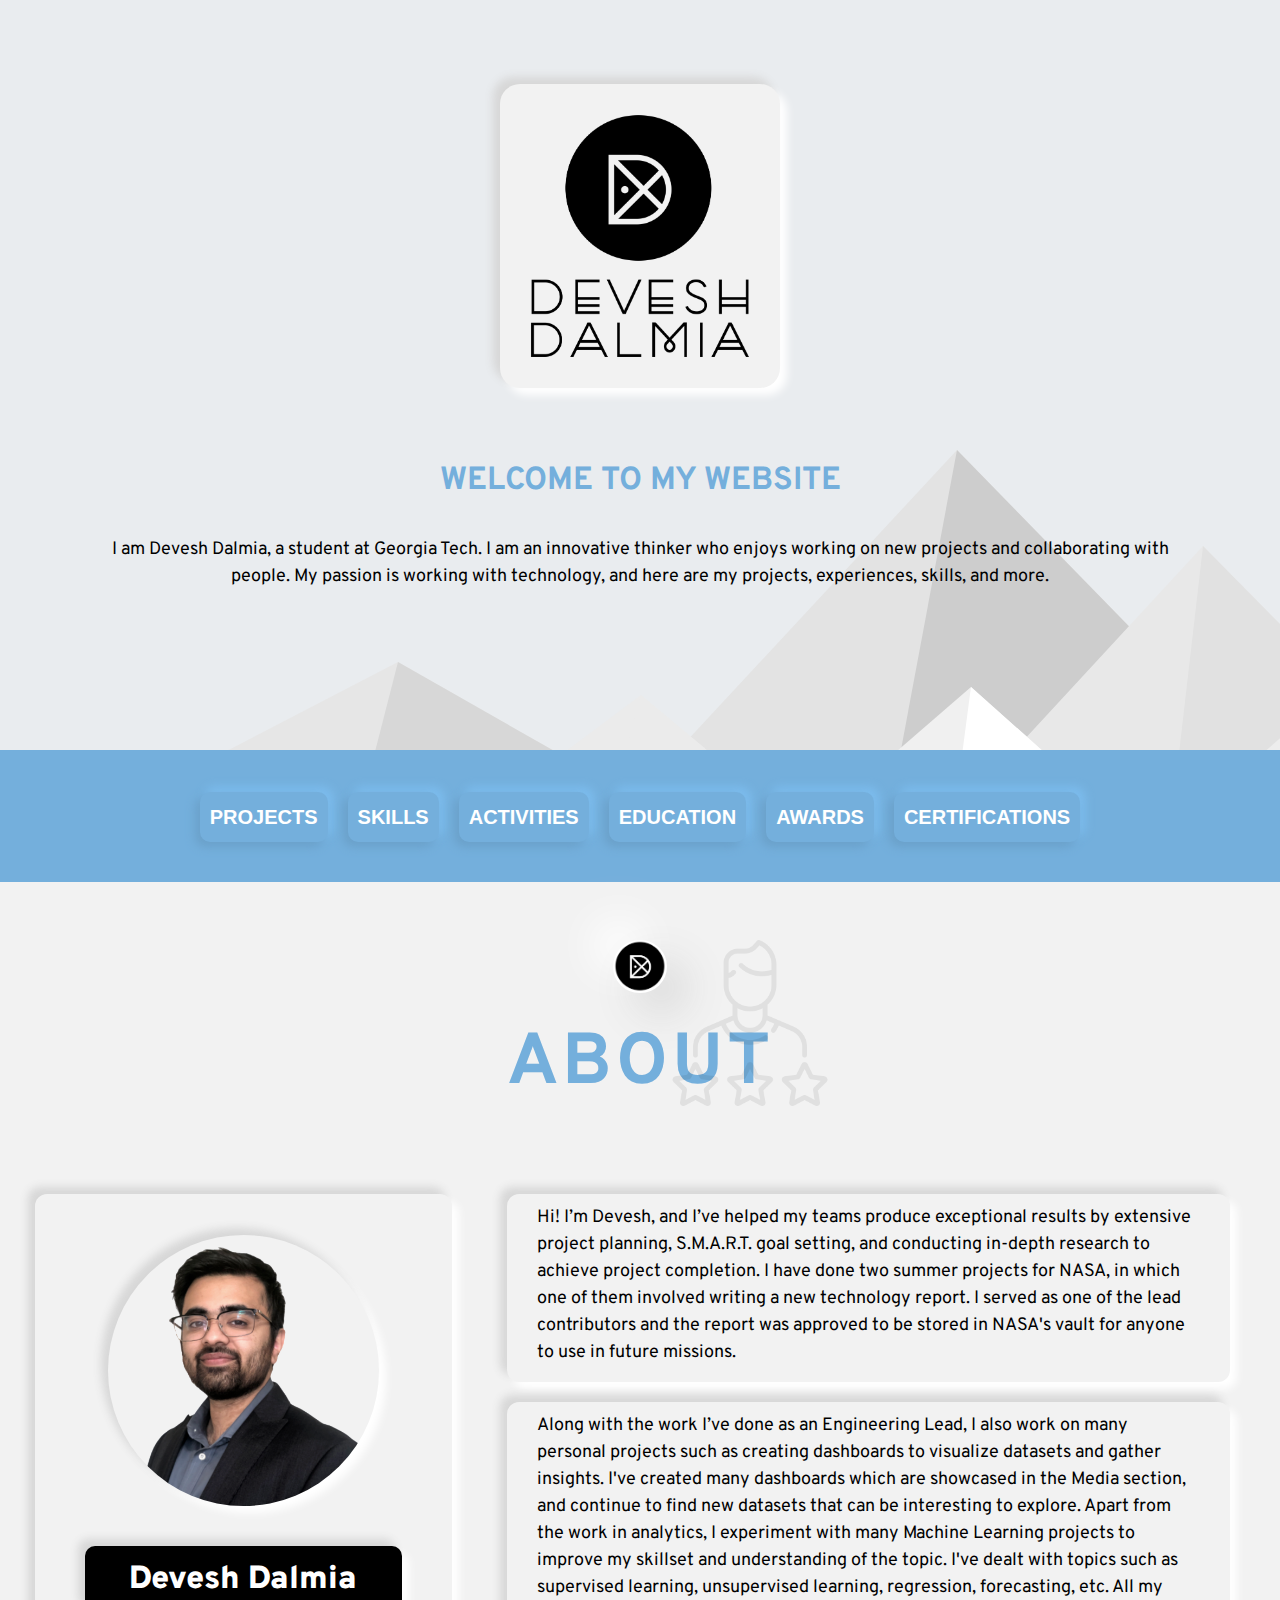
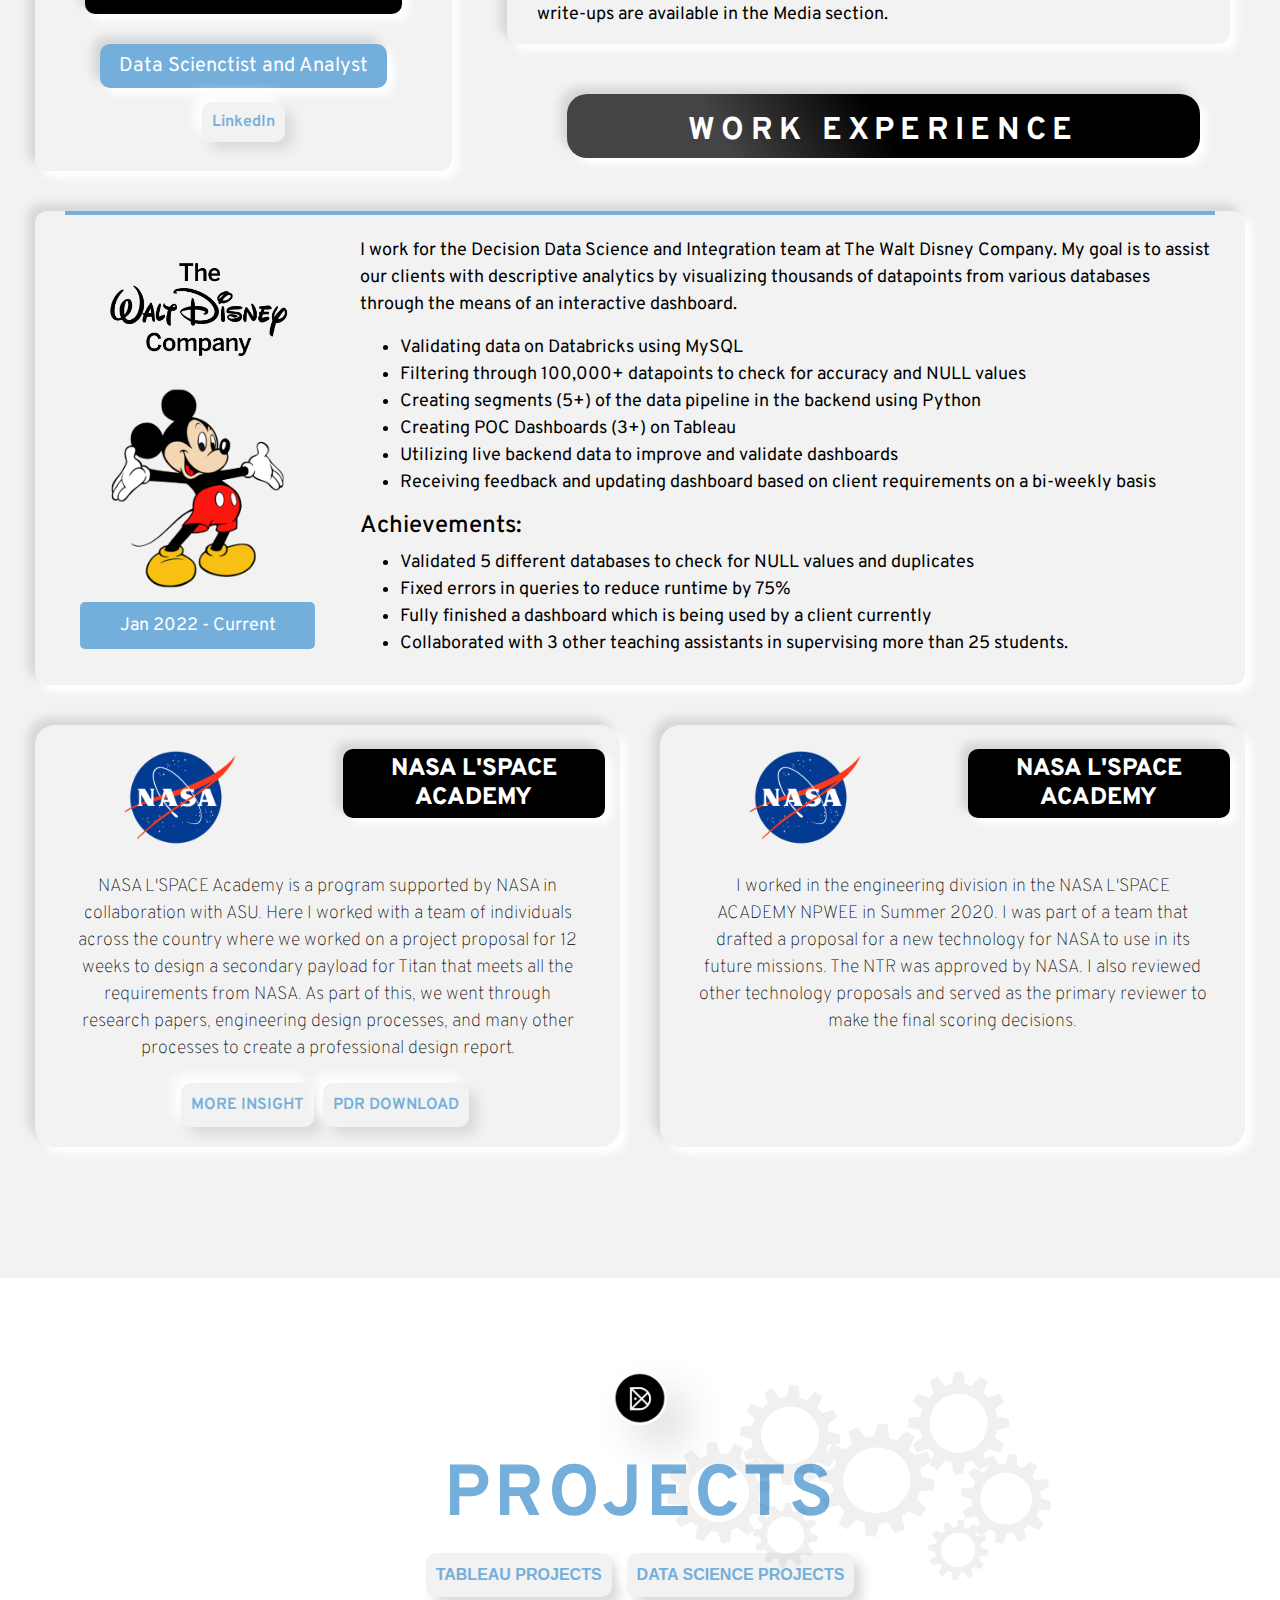
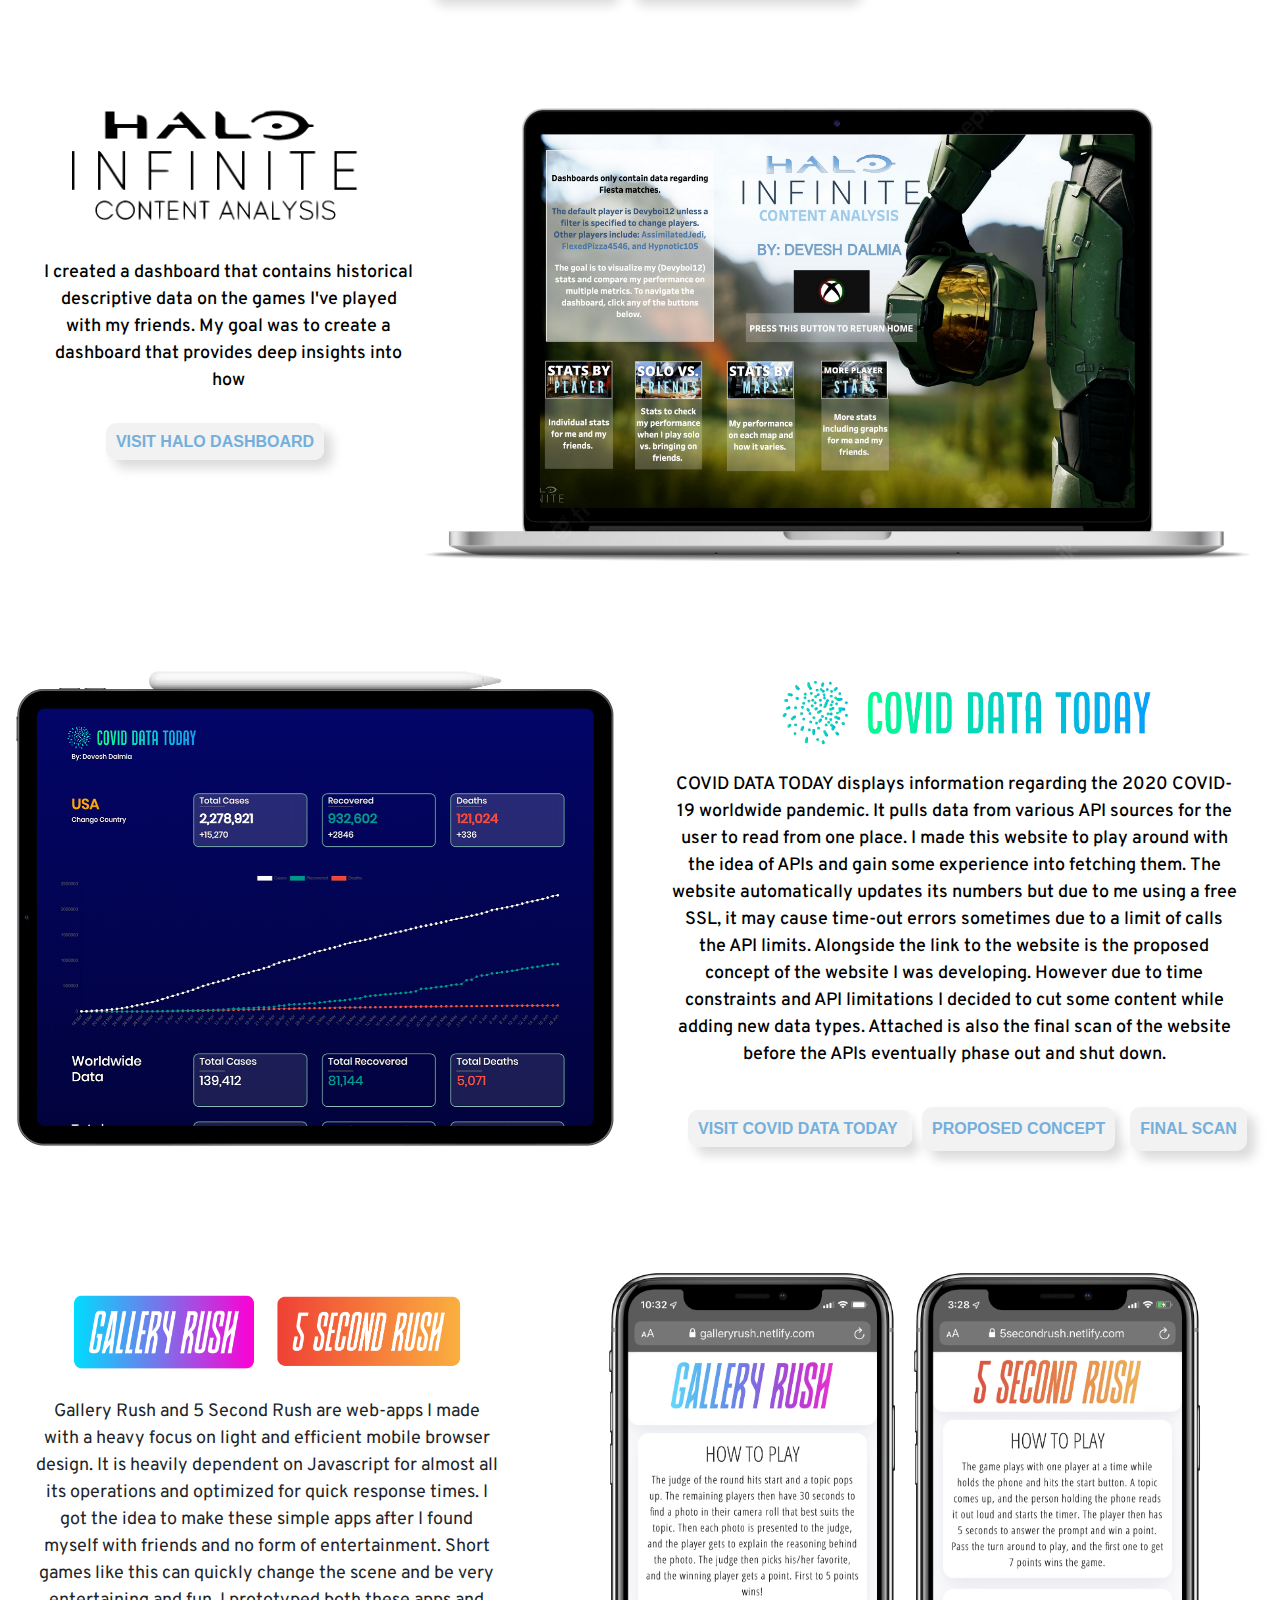
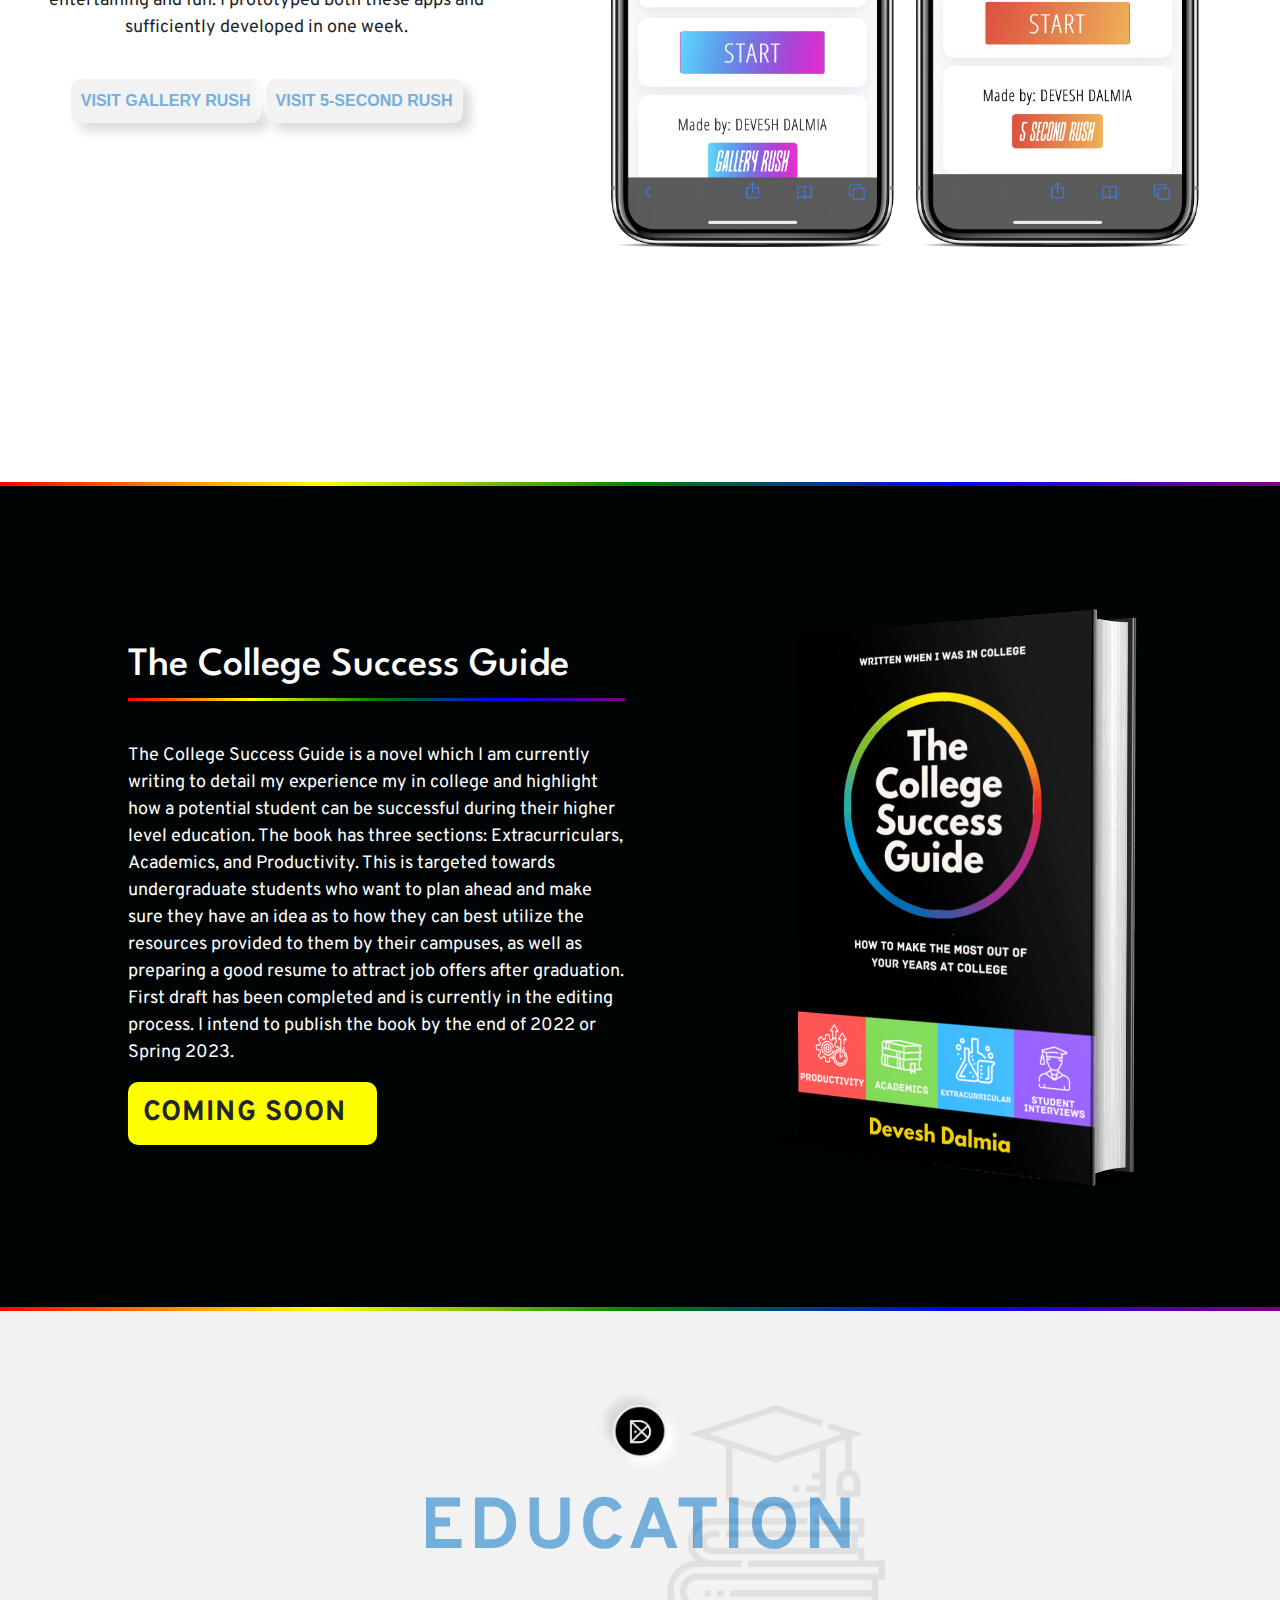
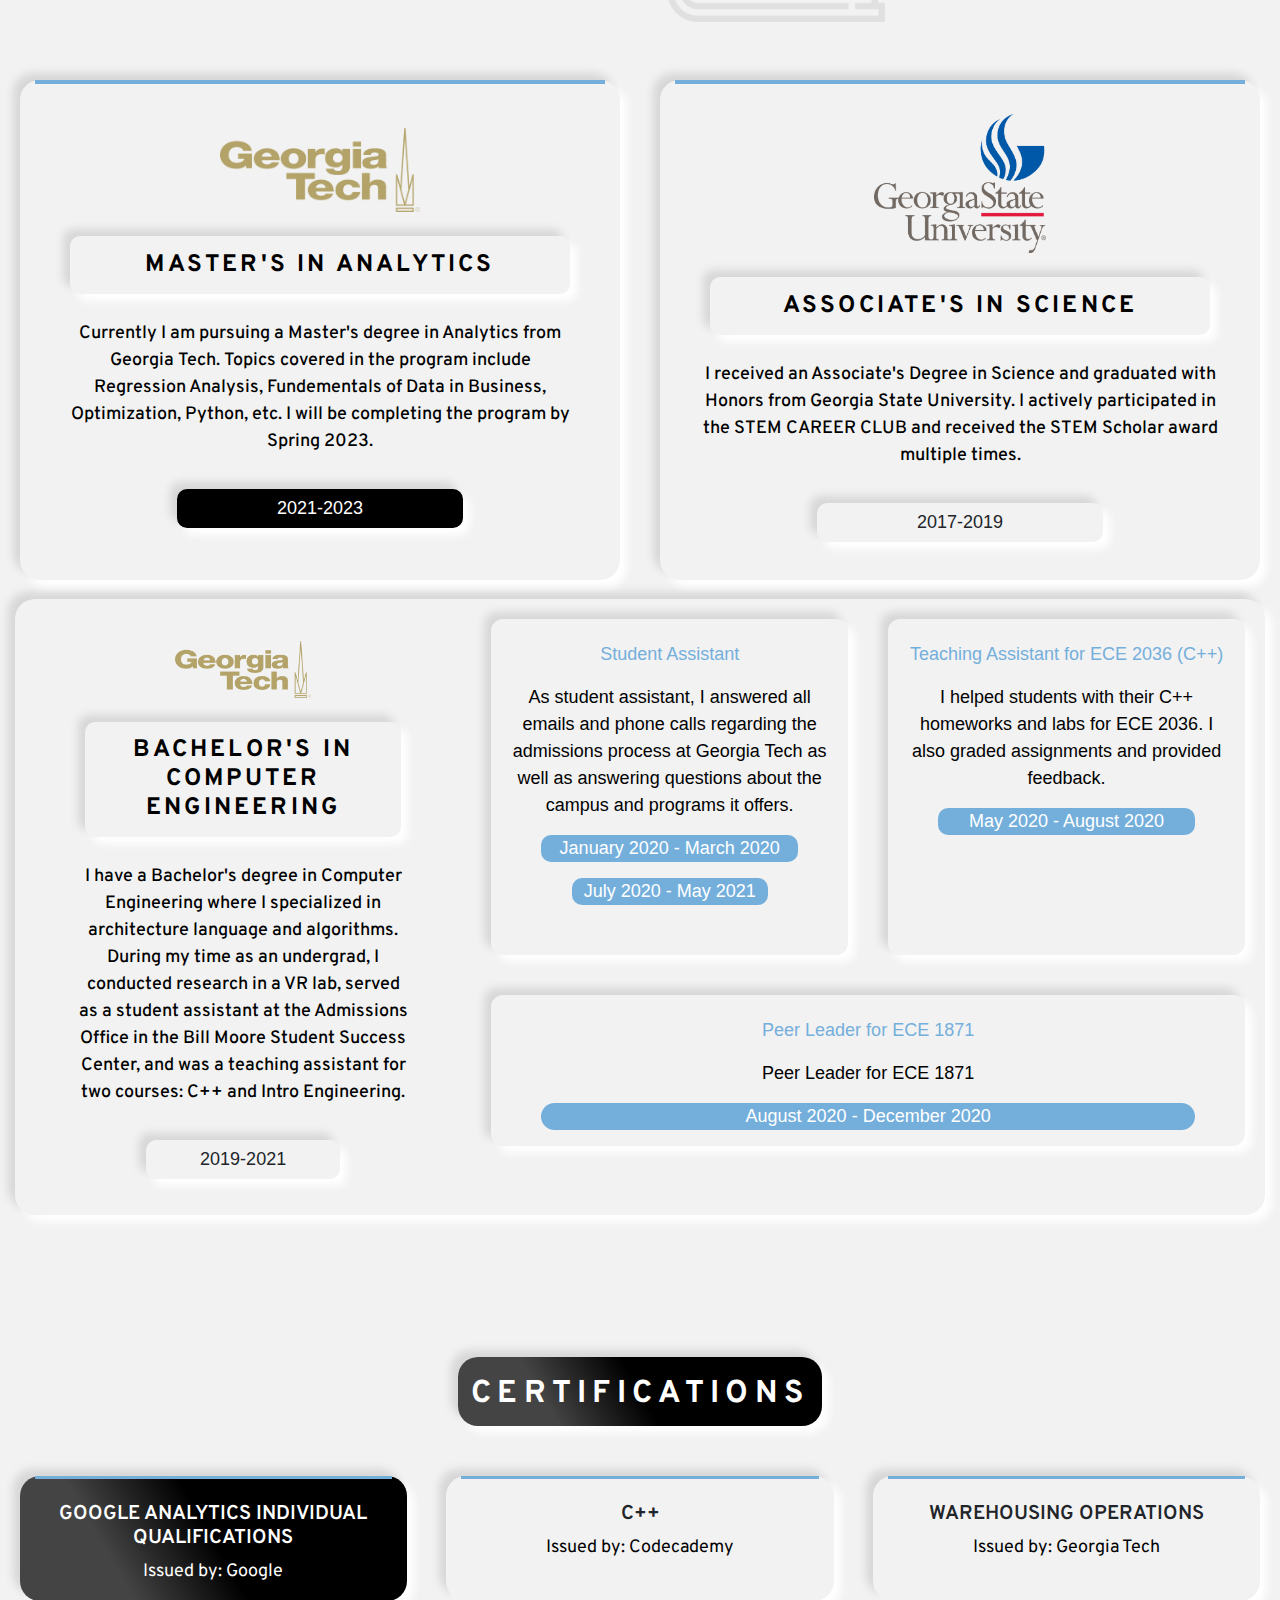
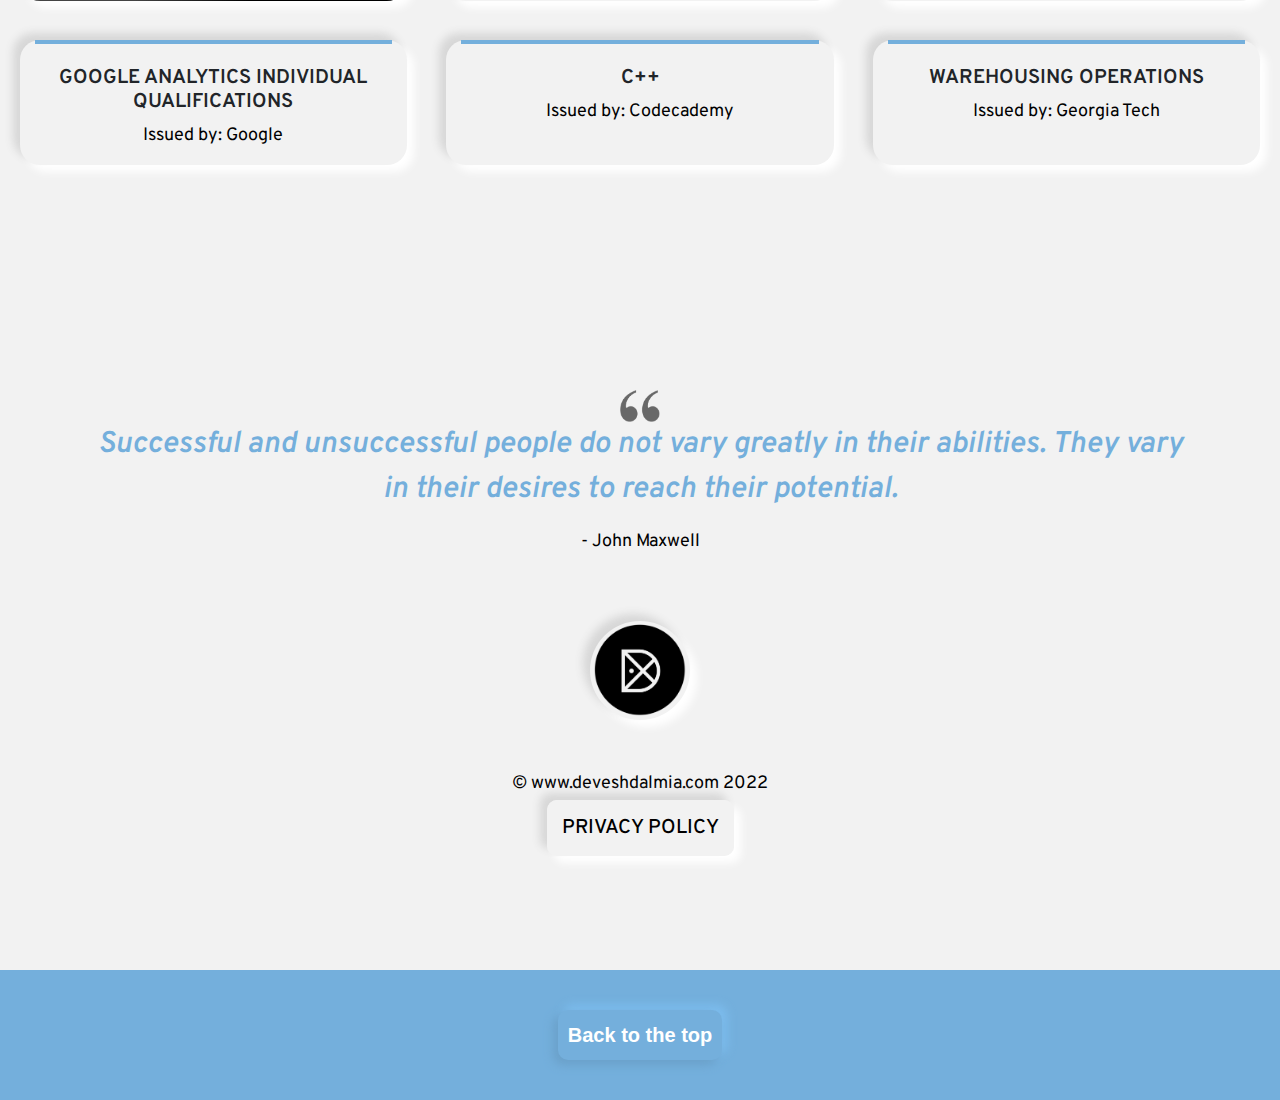
<file: index.html>
<!DOCTYPE html>
<html style="scroll-behavior: smooth;" lang="en">

<head>
    <!-- Required meta tags -->
    <meta charset="utf-8" />
    <meta name="viewport" content="width=device-width, initial-scale=1, shrink-to-fit=no" />

    <!-- Bootstrap CSS -->
    <link href="styleportfolio9.css" rel="stylesheet" type="text/css" />
    <link rel="stylesheet" href="https://cdnjs.cloudflare.com/ajax/libs/animate.css/3.7.0/animate.min.css" />

    <link href="https://fonts.googleapis.com/css?family=Overpass" rel="stylesheet" />
    <link href="https://fonts.googleapis.com/css?family=Overpass:200,400" rel="stylesheet" />
    <link rel="stylesheet" href="https://stackpath.bootstrapcdn.com/bootstrap/4.3.1/css/bootstrap.min.css" integrity="sha384-ggOyR0iXCbMQv3Xipma34MD+dH/1fQ784/j6cY/iJTQUOhcWr7x9JvoRxT2MZw1T" crossorigin="anonymous" />
    <link href="https://fonts.googleapis.com/css?family=Overpass:200&display=swap" rel="stylesheet" />
    <script src="https://code.jquery.com/jquery-3.3.1.slim.min.js" integrity="sha384-q8i/X+965DzO0rT7abK41JStQIAqVgRVzpbzo5smXKp4YfRvH+8abtTE1Pi6jizo" crossorigin="anonymous"></script>
    <script src="https://cdnjs.cloudflare.com/ajax/libs/popper.js/1.14.7/umd/popper.min.js" integrity="sha384-UO2eT0CpHqdSJQ6hJty5KVphtPhzWj9WO1clHTMGa3JDZwrnQq4sF86dIHNDz0W1" crossorigin="anonymous"></script>
    <script src="https://stackpath.bootstrapcdn.com/bootstrap/4.3.1/js/bootstrap.min.js" integrity="sha384-JjSmVgyd0p3pXB1rRibZUAYoIIy6OrQ6VrjIEaFf/nJGzIxFDsf4x0xIM+B07jRM" crossorigin="anonymous"></script>

    <link rel="shortcut icon" type="image/png" href="favicon.png" />
    <link rel="apple-touch-icon" sizes="57x57" href="apple-touch-icon.png" />
    <link rel="apple-touch-icon" sizes="72x72" href="apple-touch-icon.png" />
    <link rel="apple-touch-icon" sizes="114x114" href="apple-touch-icon.png" />
    <link rel="apple-touch-icon" sizes="144x144" href="apple-touch-icon.png" />
    <link rel="preconnect" href="https://fonts.googleapis.com">
    <link rel="preconnect" href="https://fonts.gstatic.com" crossorigin>
    <link href="https://fonts.googleapis.com/css2?family=League+Spartan:wght@500&display=swap" rel="stylesheet">

    <link rel="apple-touch-icon" sizes="57x57" href="apple-touch-icon.png.png" />
    <link rel="apple-touch-icon" sizes="72x72" href="apple-touch-icon.png.png" />
    <link rel="apple-touch-icon" sizes="114x114" href="apple-touch-icon.png.png" />
    <link rel="apple-touch-icon" sizes="144x144" href="apple-touch-icon.png.png" />

    <title>Devesh Dalmia</title>



</head>

<!-- Header 
<nav class="navbar mynavy navbar-expand-lg navbar-dark">
  <a class="navbar-brand navylogo" href="#"><img src="2logoblack.png" width="200" height="50" alt=""></a>
</nav> -->

<!-- Jumbotron (The big image)  -->
<div style="font-size: 18px; background: #74afdc;">
    <div class="jumbotron ae jumbotron-fluid">
        <div style="transition: .25s" class="container largehover center1">
            <img class="foot" src="blacklogotransparant.png" width="280px" style="background: #f2f2f2;
box-shadow:  -7px -7px 9px #d7d7d7, 
             7px 7px 9px #ffffff;
                            border-radius: 20px" />
        </div>

        <div class="container introtitle center1">
            <br /><br />
            <h2 style="color: #74afdc; font-weight: 700">WELCOME TO MY WEBSITE</h2>
            <br />
            <p>
                I am Devesh Dalmia, a student at Georgia Tech. I am
                an innovative thinker who enjoys working on new projects and
                collaborating with people. My passion is working with
                technology, and here are my projects, experiences, skills,
                and more.
            </p>

        </div>
    </div>
    <div class="container">
        <div class="row justify-content-center" style="background: #74afdc; padding-bottom: 30px; ">
            <a href="#projects" class="neobutton1" style="margin: 10px;" style="display: inline-block; ">PROJECTS</a>
            <a href="#skills" class="neobutton1" style="margin: 10px;" style="display: inline-block">SKILLS</a>
            <a href="#activities" class="neobutton1" style="margin: 10px;" style="display: inline-block">ACTIVITIES</a>
            <a href="#education" class="neobutton1" style="margin: 10px;" style="display: inline-block">EDUCATION</a>
            <a href="#awards" class="neobutton1" style="margin: 10px;" style="display: inline-block">AWARDS</a>
            <a href="#certification" class="neobutton1" style="margin: 10px;" style="display: inline-block">CERTIFICATIONS</a>
        </div>
    </div>
    <!-- ABOUT  -->
    <div style="color: black;" class="fonty wsubheader minisecttop sectbot">
        <div class="container center1 ">
            <img style="

border-radius: 137px;
background: #ffffff;
box-shadow:  21px 21px 43px #d9d9d9, 
             -21px -21px 43px #ffffff;" class="titleimage" src="symbold.png" />
            <img src="candidate.png" style="  opacity: .07;
    color: BLACK;
    position: absolute;
      
filter: grayscale(1);
  " width="13%">
            <h2 class="titlebox">ABOUT</h2>

        </div>
        <div style="max-width: 1250px" class="container-fluid minisecttop">



            <div class="row">

                <div style=" margin-top: 20px; margin-right: 20px; margin-left: 20px; margin-bottom: 20px; transition: 1s; border-radius: 12px" class="col-md-4 center1 toppadder neo">

                    <img class="neo" style="border-radius: 75%; margin-top: 20px; margin-bottom: 40px" src="devesh.png" />


                    <h2 class="minineo" style="padding-top: 15px; padding-bottom: 15px; margin-left:35px; margin-right: 35px; background-color: black; color: white; font-weight: 900">Devesh Dalmia</h2>
                    <h5 style="font-weight: 400; background-color: #74afdc; border-radius: 10px; color: white; margin-left: 50px; margin-right: 50px; margin-top: 30px; padding: 10px; margin-bottom: 1em" class="neo">Data Scienctist and Analyst</h5>




                    <div style="margin-bottom: 2em"> <a class="neobutton" href="https://www.linkedin.com/in/deveshdalmia" role="button" style="margin-top: 3em">LinkedIn</a></div>
                </div>



                <div class="col">
                    <div style=" margin-top: 20px; margin-right: 20px; margin-left: 20px; margin-bottom: 20px; transition: 1s; padding-left: 30px; padding-right: 30px; border-radius: 12px; " class="row neo">

                        <p style="padding-top: 10px">

                            Hi! I’m Devesh, and I’ve helped my teams produce exceptional results by extensive project planning, S.M.A.R.T. goal setting, and conducting in-depth research to achieve project completion. I have done two summer projects for NASA, in which one of them involved writing a new technology report. I served as one of the lead contributors and the report was approved to be stored in NASA's vault for anyone to use in future missions.





                        </p>
                    </div>

                    <div style=" margin-top: 20px; margin-right: 20px; margin-left: 20px; margin-bottom: 20px; transition: 1s; padding-left: 30px; padding-right: 30px; border-radius: 12px; align-content: center; align-items: center; align-self: center;" class="row neo">

                        <p style="padding-top: 10px">

                            Along with the work I’ve done as an Engineering Lead, I also work on many personal projects such as creating dashboards to visualize datasets and gather insights. I've created many dashboards which are showcased in the Media section, and continue to find new datasets that can be interesting to explore. Apart from the work in analytics, I experiment with many Machine Learning projects to improve my skillset and understanding of the topic. I've dealt with topics such as supervised learning, unsupervised learning, regression, forecasting, etc. All my write-ups are available in the Media section.



                        </p>

                    </div>

                    <div style="justify-content: center; flex-grow: 1">

                        <div style=" margin-top: 50px; margin-right: 20px; margin-left: 20px; margin-bottom: 20px; transition: 1s; padding-left: 30px; padding-right: 30px; border-radius: 12px; align-content: center; align-items: center; align-self: center" class="row center1">

                            <div class="col neo" style="margin-left: 30px; background: linear-gradient(60deg, #444444 25%, black 50%)">

                                <h2 style="  color: white;
    font-weight: 700; letter-spacing: .2em; padding-top: .4em; font-size: 1.75em;  font-family: 'Overpass', sans-serif; padding-top: .6em" class="center1">WORK EXPERIENCE</h2>
                            </div>

                        </div>
                    </div>



                </div>


            </div>


            <div class="row">
                <div style="padding-left: 30px; padding-right: 30px;  margin-top: 20px; margin-right: 20px; margin-left: 20px; margin-bottom: 20px; transition: 1s; border-radius: 12px" class="col-md neo">
                    <div style="margin-bottom: 1.25em;" class="stripe123"></div>
                    <div class="row">
                        <div class="col-sm-3 center1" style="align-content: center; align-items: center; align-self: center; padding-bottom: 20px"> <img class="toppadder drophead" src="waltdisney.png" width="95%" /> <img class="toppadder drophead" src="mickey.png" width="95%" />
                            <p style="font-weight: 400; background-color: #74afdc; border-radius: 5px; color: white; margin-left:15px; margin-right: 15px; padding: 10px">Jan 2022 - Current </p>
                        </div>
                        <div class="col-sm-9">
                            <p>I work for the Decision Data Science and Integration team at The Walt Disney Company. My goal is to assist our clients with descriptive analytics by visualizing thousands of datapoints from various databases through the means of an interactive dashboard.
                            <ul>
                                <li> Validating data on Databricks using MySQL</li>

                                <li> Filtering through 100,000+ datapoints to check for accuracy and NULL values</li>
                                <li> Creating segments (5+) of the data pipeline in the backend using Python </li>
                                <li> Creating POC Dashboards (3+) on Tableau</li>
                                <li> Utilizing live backend data to improve and validate dashboards </li>
                                <li> Receiving feedback and updating dashboard based on client requirements on a bi-weekly basis</li>
                            </ul>
                            <h4>Achievements:</h4>
                            <ul>

                                <li>Validated 5 different databases to check for NULL values and duplicates</li>
                                <li>Fixed errors in queries to reduce runtime by 75%</li>
                                <li>Fully finished a dashboard which is being used by a client currently </li>
                                <li>Collaborated with 3 other teaching assistants in supervising more than 25 students.</li>
                            </ul>
                        </div>

                    </div>

                </div>




            </div>

            <div class="row center1">

                <div class="col-lg neo addmargin">
                    <div class="row">
                        <div class="col">



                            <div><img class="toppadder bottompadder" src="nasa1.png" width="125em;" /></div>
                        </div>
                        <div class="col-sm">
                            <h4 style=" padding: 6px;  border-radius: 10px; margin-bottom: 1em; margin-top: 1em; color: white; background-color: black;font-weight: 800;" class="neo">NASA L'SPACE ACADEMY</h4>
                        </div>
                    </div>


                    <p class="toppader" style="margin-left: 1.25em; margin-right: 1.25em; font-weight: 100">
                        NASA L'SPACE Academy is a program supported by NASA
                        in collaboration with ASU. Here I worked with a team
                        of individuals across the country where we worked on
                        a project proposal for 12 weeks to design a
                        secondary payload for Titan that meets all the
                        requirements from NASA. As part of this, we went
                        through research papers, engineering design
                        processes, and many other processes to create a
                        professional design report.
                    </p>

                    <a href="nasa.html" style="margin-bottom: 20px; display: inline-block" class="neobutton">MORE INSIGHT
                    </a>

                    <a href="https://drive.google.com/open?id=1eG2LbBW3Sneev2LiCSGAXsVrlzX_KgM2" style="margin: 5px; display: inline-block" class="neobutton">PDR DOWNLOAD
                    </a>

                </div>

                <div class="col-lg neo addmargin">
                    <div class="row">
                        <div class="col"> <img class="toppadder bottompadder" src="nasa1.png" width="125em;" /></div>
                        <div class="col-sm">
                            <h4 style=" padding: 6px;  border-radius: 10px; margin-bottom: 1em; margin-top: 1em; color: white; background-color: black;font-weight: 800;" class="neo">NASA L'SPACE ACADEMY</h4>
                        </div>
                    </div>
                    <p class="toppader" style="margin-left: 1.25em; margin-right: 1.25em; font-weight: 100">
                        I worked in the engineering division in the NASA L'SPACE ACADEMY NPWEE in Summer 2020. I was part of a team that drafted a proposal for a new technology for NASA to use in its future missions. The NTR was approved by NASA. I also reviewed other technology proposals and served as the primary reviewer to make the final scoring decisions.

                    </p>



                </div>



            </div>






        </div>
    </div>


    <!-- PROJECTS  -->
    <div id="projects" style="background-color: white" class=" secttop sectbot">
        <div class="container center1">
            <img style="

border-radius: 137px;
background: #ffffff;
box-shadow:  21px 21px 43px #d9d9d9, 
             -21px -21px 43px #ffffff;" class="titleimage" src="symbold.png" />
            <img src="gears.png" style="  opacity: .07;
    color: BLACK;
    position: absolute;
      
filter: grayscale(1);
  " width="30%">
            <h1 class="titlebox">PROJECTS</h1>

        </div>

        <div class="center1"> <a href="project.html" style="margin-bottom: 20px; margin: 5px; display: inline-block" class="neobutton">TABLEAU PROJECTS
            </a> <a href="project1.html" style="margin-bottom: 20px; margin: 5px; display: inline-block" class="neobutton">DATA SCIENCE PROJECTS
            </a>
        </div>


        <div style="max-width: 1300px" class="container ">

            <div class="row secttop">
                <div class="fadeIn col-md zme center1">
                    <a href="https://1upbrain.netlify.com"><img style="transition: .4s;" class="float1 generalhover" src="halo.png" width="850em" />
                        <img style="transition: .4s;" class="largehover" src="halologo.png" width="290px" /></a>
                    <p class="blackfont projectace">
                        I created a dashboard that contains historical descriptive data on the games I've played with my friends. My goal was to create a dashboard that provides deep insights into how
                    </p>
                    <a href="https://public.tableau.com/app/profile/devesh.dalmia4043/viz/HaloInfiniteContentAnalysis/Dashboard10" class="neobutton">
                        VISIT HALO DASHBOARD
                    </a>
                </div>
            </div>
            <div class="row secttop">
                <div class="fadeIn col-md zme center1">
                    <a href="https://1upbrain.netlify.com"><img style="transition: .4s; margin-right: 55px" class="float2 generalhover" src="covidmockup.png" width="600px" />
                        <img style="transition: .4s;" class="largehover" src="coveylogo.png" width="390px" /></a>

                    <p class="blackfont projectace">
                        COVID DATA TODAY displays information regarding the 2020 COVID-19 worldwide pandemic. It pulls data from various API sources for the user to read from one place. I made this website to play around with the idea of APIs and gain some experience into fetching them. The website automatically updates its numbers but due to me using a free SSL, it may cause time-out errors sometimes due to a limit of calls the API limits. Alongside the link to the website is the proposed concept of the website I was developing. However due to time constraints and API limitations I decided to cut some content while adding new data types. Attached is also the final scan of the website before the APIs eventually phase out and shut down.
                    </p>
                    <a href="https://coviddatatoday.com" class="neobutton" style="margin: 5px;" style="display: inline-block">
                        VISIT COVID DATA TODAY
                    </a>

                    <a href="covidproposed.png" class="neobutton" style="display: inline-block; margin: 5px">
                        PROPOSED CONCEPT
                    </a>

                    <a href="covidwebsite.png" class="neobutton" style="display: inline-block; margin: 5px;">
                        FINAL SCAN
                    </a>


                </div>
            </div>


            <!-- <div class="row secttop minisectbot">
                    <div class="fadeIncol-md zme center1">
                        <a href="https://www.technomosis.com"
                            ><img
                            style="transition: .4s;"
                            class="float1 generalhover"
                            src="blahblah.png"
                            width="850em"
                        />
                        <img
                            style="transition: .4s;"
                            class="largehover"
                            src="technomosisdark.png"
                            width="330px"
                        />
                        </a>
                        <p class="blackfont  projectace">
                            Technomosis is a blog I started in early 2018 to
                            write about what interests me the most, technology.
                            I write news article relating to big companies such
                            as Amazon, Apple, etc., and cover emerging topics
                            such as Artifical Intelligence and Robots. Apart
                            from the news, I also write product reviews and give
                            opinions on devices surrounding me every day.
                        </p>
                        <a href="https://www.technomosis.com"
                           class="neobutton">VISIT TECHNOMOSIS</a
                        >
                    </div>
                </div> -->





        </div>
    </div>
    <div style="background-color: white" class="sectbot">
        <div style="max-width: 1350px; background-color: white" class="center1 sectbot container-fluid">
            <div style="background-color: white" class="row center1  minisectbot">
                <div class="col-md addmargin">
                    <img style="transition: .4s;" class="generalhover" src="gr1.PNG" width="200px" />
                    <img style="transition: .4s;" class="generalhover" src="5SECRUSH.PNG" width="200px" />
                    <p class="toppadder fonty bottompadder">
                        Gallery Rush and 5 Second Rush are web-apps I made with a heavy focus on light and efficient mobile browser design. It is heavily dependent on Javascript for almost all its operations and optimized for quick response times. I got the idea to make these simple apps after I found myself with friends and no form of entertainment. Short games like this can quickly change the scene and be very entertaining and fun. I prototyped both these apps and sufficiently developed in one week.
                    </p>

                    <a href="https://galleryrush.netlify.com" style="display: inline-block" class="neobutton">
                        VISIT GALLERY RUSH
                    </a>

                    <a href="https://5secondrush.netlify.com" style="display: inline-block" class="neobutton">
                        VISIT 5-SECOND RUSH
                    </a>


                </div>

                <div class="col-md-7">
                    <img style="transition: .4s;" class="generalhover" src="galleryrush.png" width="300px" />
                    <img style="transition: .4s;" class="generalhover" src="secondrush.png" width="300px" />
                </div>
            </div>
        </div>

        
    </div>


    <div style="background-color:#000404">
        <div style="margin-bottom: 1.25em;" class="stripe125"></div>
        <div class="container secttop sectbot" style="max-width: 1350px;">
            <div class="row">

                <div class="col-sm-6" style="padding-left: 10%">
                    <h1 style="color: white; font-family: 'League Spartan', sans-serif; padding-top: 1em; padding-bottom: ">The College Success Guide</h1>
                    <div style="margin-bottom: 1.25em;" class="stripe125"></div>
                    <p style="color: white; padding-top: 1em" class="fonty">The College Success Guide is a novel which I am currently writing to detail my experience my in college and highlight how a potential student can be successful during their higher level education. The book has three sections: Extracurriculars, Academics, and Productivity. This is targeted towards undergraduate students who want to plan ahead and make sure they have an idea as to how they can best utilize the resources provided to them by their campuses, as well as preparing a good resume to attract job offers after graduation.

                        First draft has been completed and is currently in the editing process. I intend to publish the book by the end of 2022 or Spring 2023. </p>
                    <h3 style="background-color: yellow; border-radius: 10px; max-width: 50%; padding-left: 2%; padding: 15px; font-weight: 700; letter-spacing: .04em" class="fonty">COMING SOON</h3>
                </div>

                <div class="col-sm-6 center1">
                    <img src="bookcover2.png">
                </div>
            </div>
        </div>
        <div class="stripe125"></div>

    </div>

    <div id="activities" class="wsubheader center1">


        <div class="wsubheader secttop center1">




            <!-- EDUCATION  -->
            <div id="education" class="intro  wsubheader  sectbot">
                <div class="container center1 bottompadder">
                    <img style="

background: #f2f2f2;
box-shadow:  -7px -7px 9px #d7d7d7, 
             7px 7px 9px #ffffff;
border-radius: 50%" class="titleimage" src="symbold.png" />
                    <img src="knowledge.png" style="  opacity: .07;
    color: BLACK;
    position: absolute;
      
filter: grayscale(1);
  " width="17%">
                    <h2 class="titlebox">EDUCATION</h2>

                </div>
                <div style="max-width: 1350px" style="padding-bottom: 20px" class="container minisecttop">
                    <div class="row" style="align-items: stretch">


                        <div class="col-lg neo addmargin">
                            <div style="margin-bottom: 1.25em;" class="stripe123"></div>


                            <img class="toppadder" src="gt.png" width="35%" />
                            <h4 class="neo padder blackfont" style="margin-top: 1em; margin-left:35px; margin-right: 35px; border-radius: 10px; font-weight: 700; letter-spacing: .2rem;">
                                MASTER'S IN ANALYTICS
                            </h4>




                            <p class="blackfont projectace">
                                Currently I am pursuing a Master's degree in Analytics from Georgia Tech. Topics covered in the program include Regression Analysis, Fundementals of Data in Business, Optimization, Python, etc. I will be completing the program by Spring 2023.
                            </p>




                            <p style=" padding: 6px; margin-left:25%; margin-right: 25%; border-radius: 10px; color: white; background-color: black; " class="neo">2021-2023</p>

                        </div>



                        <!-- EDUCATION [GSU] -->
                        <div class="col-lg center1 neo bottompadder addmargin ">
                            <div style="margin-bottom: .5em;" class="stripe123"></div>
                            <img class="toppadder" src="gsu.png" width="30%" />

                            <h4 class="blackfont neo padder" style="margin-top: 1em; margin-left:35px; margin-right: 35px; border-radius: 10px; font-weight: 700; letter-spacing: .2rem;">
                                ASSOCIATE'S IN SCIENCE
                            </h4>


                            <p class="blackfont projectace ">
                                I received an Associate's Degree in Science and
                                graduated with Honors from Georgia State
                                University. I actively participated in the STEM CAREER CLUB and received the STEM Scholar
                                award multiple times.
                            </p>



                            <p style=" padding: 6px; margin-left:25%; margin-right: 25%; border-radius: 10px " class="neo">2017-2019</p>

                        </div>





                        <!-- EDUCATION [GSU] -->

                    </div>
                    <div class="container" style="max-width: 1350px">
                        <div class="row neo center1">


                            <div class="col-md-4 addmargin">



                                <img class="toppadder" src="gt.png" width="35%" />

                                <h4 class="blackfont neo padder" style="margin-top: 1em; margin-left:35px; margin-right: 35px;border-radius: 10px; font-weight: 700; letter-spacing: .2rem;">
                                    BACHELOR'S IN COMPUTER ENGINEERING
                                </h4>


                                <p class="blackfont projectace  ">
                                    I have a Bachelor's degree in Computer Engineering where I specialized in architecture language and algorithms. During my time as an undergrad, I conducted research in a VR lab, served as a student assistant at the Admissions Office in the Bill Moore Student Success Center, and was a teaching assistant for two courses: C++ and Intro Engineering.
                                </p>



                                <p style=" padding: 6px; margin-left:25%; margin-right: 25%; border-radius: 10px; " class="neo">2019-2021</p>

                            </div>
                            <div class="col">
                                <div class="row">
                                    <div style="color: black; margin-top: 20px; margin-right: 20px; margin-left: 20px; margin-bottom: 20px; transition: 1s;  border-radius: 12px" class="col-md toppadder neo">

                                        <p style="color: #74afdc">Student Assistant</p>
                                        <p>As student assistant, I answered all emails and phone calls regarding the admissions process at Georgia Tech as well as answering questions about the campus and programs it offers.</p>
                                        <p style="font-weight: 400; background-color: #74afdc; border-radius: 10px; color: white; margin-left:35px; margin-right: 35px">January 2020 - March 2020</p>
                                        <p style="font-weight: 400; background-color: #74afdc; border-radius: 10px; color: white; margin-left:20%; margin-right: 20%; margin-bottom: 50px">July 2020 - May 2021</p>
                                        <p></p>

                                    </div>

                                    <div style="color: black; margin-top: 20px; margin-right: 20px; margin-left: 20px; margin-bottom: 20px; transition: 1s;  border-radius: 12px" class="col-md toppadder neo">

                                        <p style="color: #74afdc">Teaching Assistant for ECE 2036 (C++)</p>
                                        <p>I helped students with their C++ homeworks and labs for ECE 2036. I also graded assignments and provided feedback. </p>
                                        <p style="font-weight: 400; background-color: #74afdc; border-radius: 10px; color: white; margin-left:35px; margin-right: 35px">May 2020 - August 2020</p>


                                    </div>

                                </div>
                                <div class="row">

                                    <div style="color: black; margin-top: 20px; margin-right: 20px; margin-left: 20px; margin-bottom: 20px; transition: 1s;  border-radius: 12px" class="col-md toppadder neo">
                                        <div class="col">
                                            <p style="color: #74afdc">Peer Leader for ECE 1871</p>
                                        </div>

                                        <p>Peer Leader for ECE 1871</p>
                                        <p style="font-weight: 400; background-color: #74afdc; border-radius: 30px; color: white; margin-left:35px; margin-right: 35px">August 2020 - December 2020</p>



                                    </div>


                                </div>


                            </div>

                        </div>


                    </div>
                </div>



            </div>


        </div>

        <!-- CERTIFICATIONS -->
        <div id="certification" class="wsubheader sectbot center1 ">
            <div class="row">
                <div class="col"></div>
                <div class="col">
                    <div class="neo" style="margin: 30px; background: linear-gradient(60deg, #444444 25%, black 50%)">

                        <h2 style="  color: white;
    font-weight: 700; letter-spacing: .2em; padding: .4em; font-size: 1.75em;  font-family: 'Overpass', sans-serif; padding-top: .6em" class="center1">CERTIFICATIONS</h2>
                    </div>
                </div>
                <div class="col"></div>

            </div>


            <div style="max-width: 1350px" class="container">
                <div class="row">
                    <div class="col-md  addmargin fonty neo" style="background: linear-gradient(60deg, #444444 25%, black 50%)">
                        <div style="margin-bottom: 1.25em;" class="stripe123"></div>
                        <h5 style="font-weight: 600; color: white">
                            GOOGLE ANALYTICS INDIVIDUAL QUALIFICATIONS
                        </h5>
                        <p style="color: white;">Issued by: Google</p>

                    </div>

                    <div class="col-md  addmargin fonty neo">
                        <div style="margin-bottom: 1.25em;" class="stripe123"></div>
                        <h5 style="font-weight: 600">
                            C++
                        </h5>
                        <p style="color: black;">Issued by: Codecademy</p>

                    </div>


                    <div class="col-md  addmargin fonty neo">
                        <div style="margin-bottom: 1.25em;" class="stripe123"></div>
                        <h5 style="font-weight: 600">
                            WAREHOUSING OPERATIONS
                        </h5>
                        <p style="color: black;">Issued by: Georgia Tech</p>

                    </div>
                </div>
                <div class="row">
                    <div class="col-md  addmargin fonty neo">
                        <div style="margin-bottom: 1.25em;" class="stripe123"></div>
                        <h5 style="font-weight: 600">
                            GOOGLE ANALYTICS INDIVIDUAL QUALIFICATIONS
                        </h5>
                        <p style="color: black;">Issued by: Google</p>

                    </div>

                    <div class="col-md  addmargin fonty neo">
                        <div style="margin-bottom: 1.25em;" class="stripe123"></div>
                        <h5 style="font-weight: 600">
                            C++
                        </h5>
                        <p style="color: black;">Issued by: Codecademy</p>

                    </div>


                    <div class="col-md  addmargin fonty neo">
                        <div style="margin-bottom: 1.25em;" class="stripe123"></div>
                        <h5 style="font-weight: 600">
                            WAREHOUSING OPERATIONS
                        </h5>
                        <p style="color: black;">Issued by: Georgia Tech</p>

                    </div>
                </div>
            </div>
        </div>

    </div>

    <!-- FOOTER -->

    <!-- youtube-->

    <div class="youtube"></div>


    <div style="background-color: #f2f2f2; color: black;" class="center1 fonty secttop sectbot">
        <div class="container" style="padding-bottom: 50px">
            <img src="quote.png" width="40px" />
            <p style="font-size: 30px; color: #74afdc; font-style: italic; font-weight:600">
                Successful and unsuccessful people do not vary greatly in
                their abilities. They vary in their desires to reach their
                potential.
            </p>
            <p>- John Maxwell</p>
        </div>

        <div style="padding-bottom: 50px">
            <div class="center1">
                <img style="

background: #f2f2f2;
box-shadow:  -7px -7px 9px #d7d7d7, 
             7px 7px 9px #ffffff;
border-radius: 50%" src="symbold.png" width="100.2em" />
            </div>
        </div>

        <div>
            <p>&copy; www.deveshdalmia.com 2022</p>

            <p>
                <a href="privacy.html" class="foot">
                    PRIVACY POLICY
                </a>
            </p>
        </div>

    </div>
    <div class="container">
        <div class="row justify-content-center" style="background: #74afdc; padding-bottom: 30px; padding-top:30px ">
            <a href="#projects" class="neobutton1" style="margin: 10px;" style="display: inline-block; ">Back to the top</a>

        </div>
    </div>
</div>

<body>
    <!-- Optional JavaScript -->
    <!-- jQuery first, then Popper.js, then Bootstrap JS -->
</body>

</html>
</file>
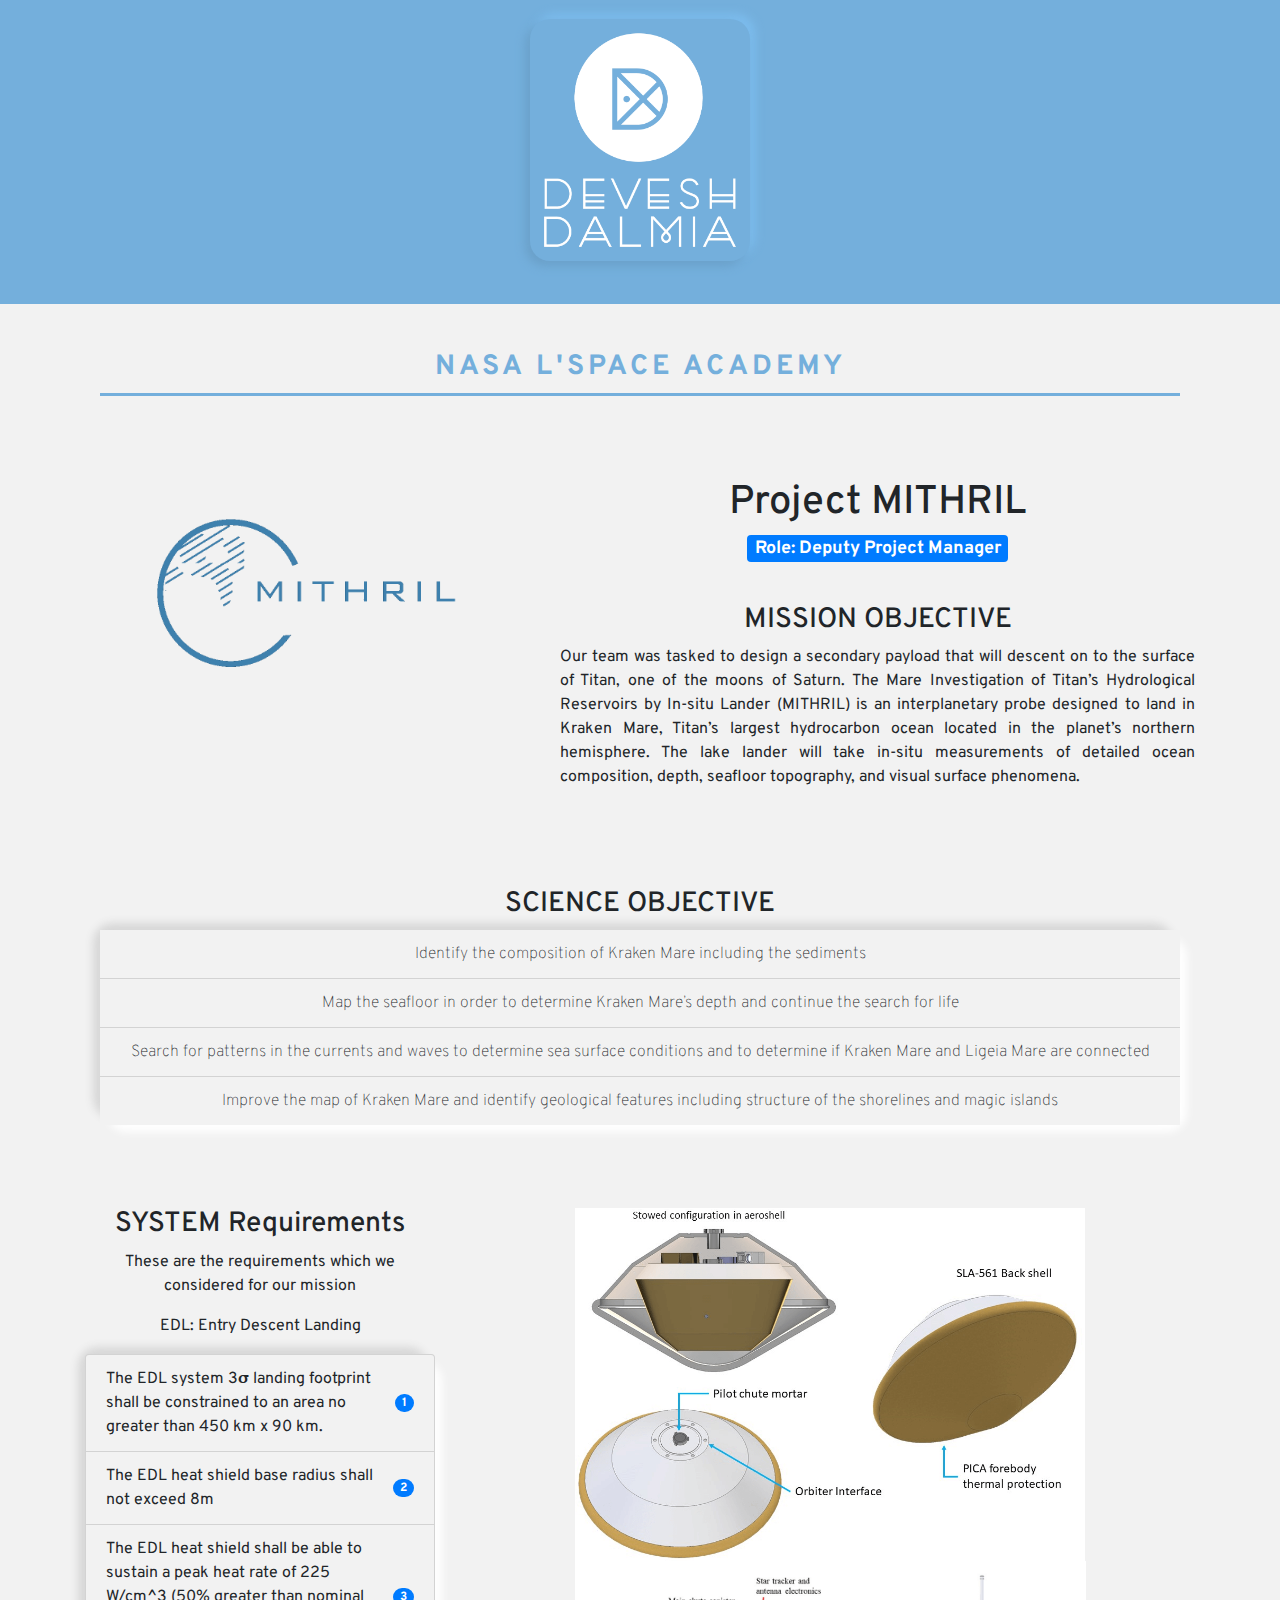
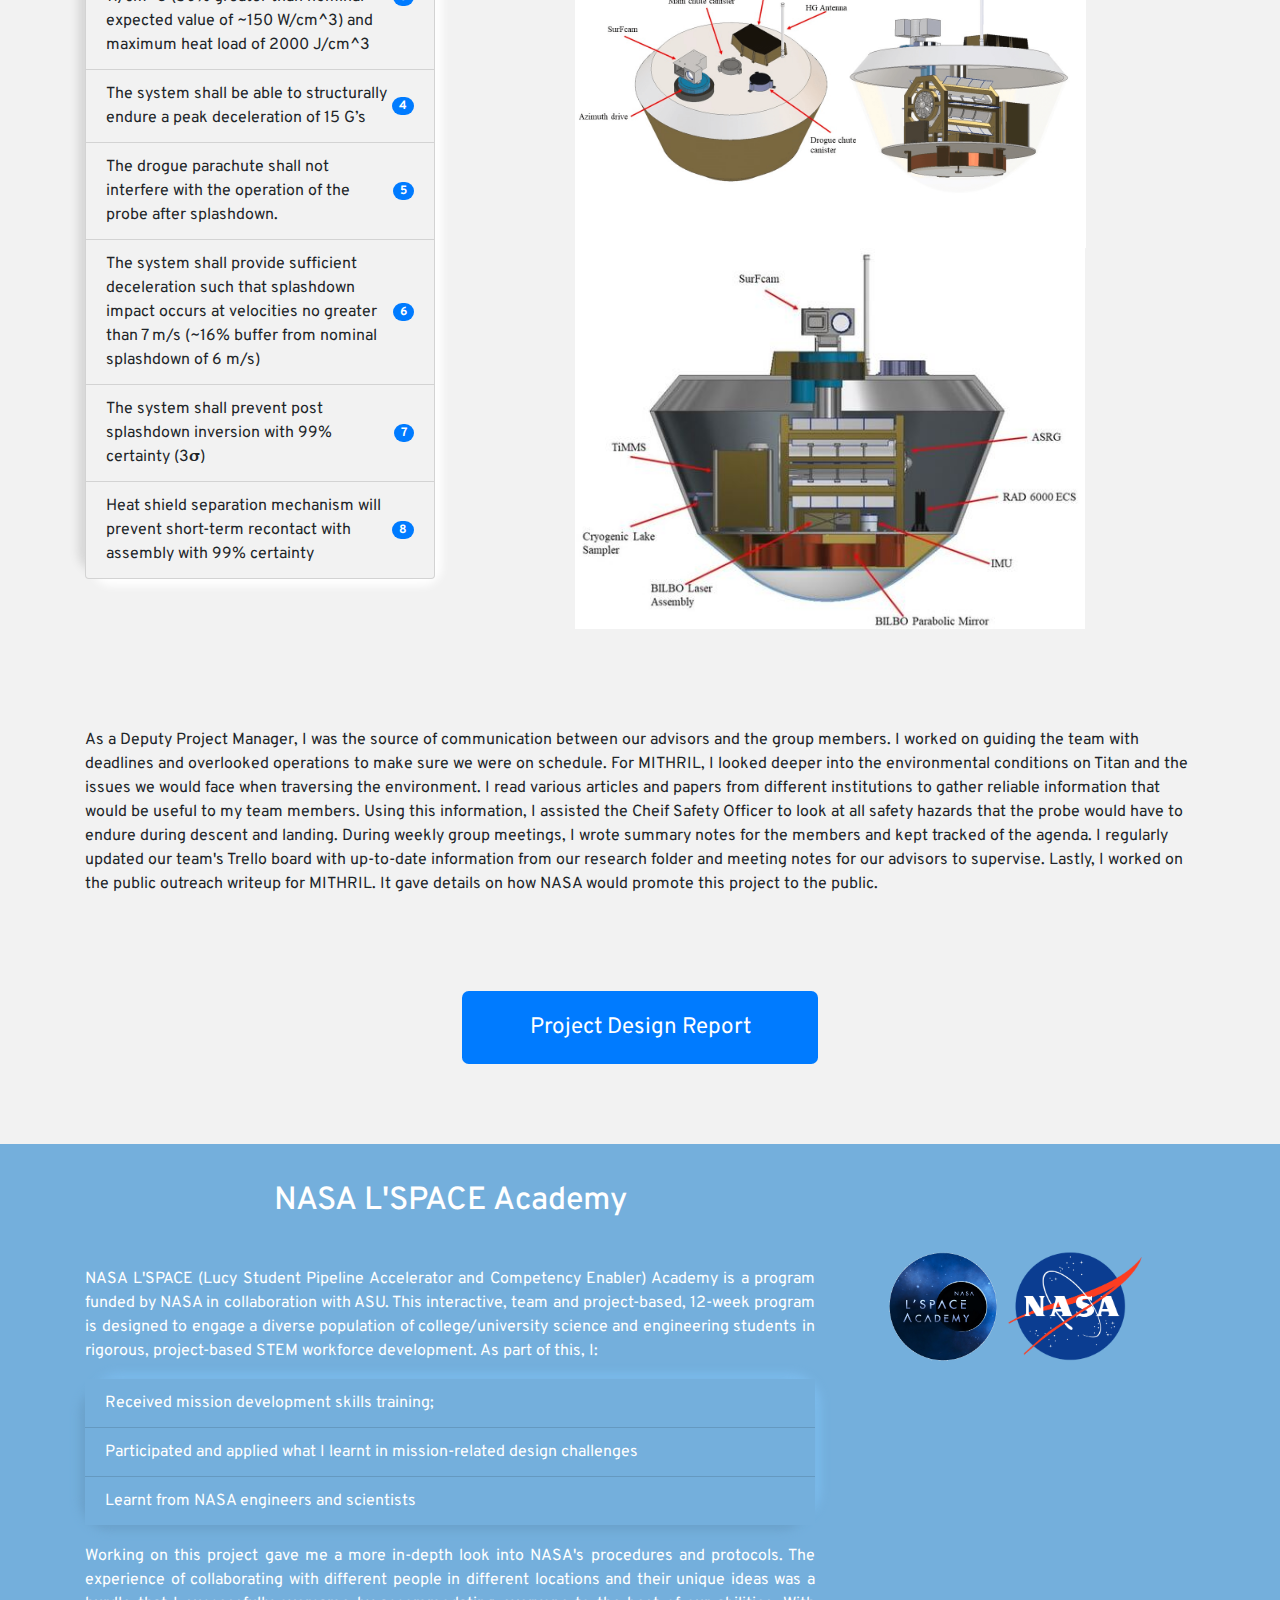
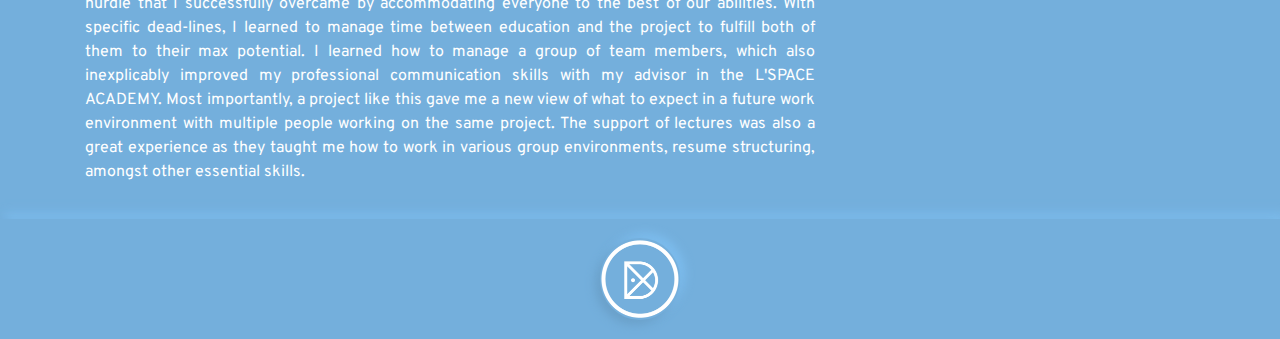
<file: nasa.html>
<html lang="en">

<head>
    <!-- Required meta tags -->
    <meta charset="utf-8">
    <meta name="viewport" content="width=device-width, initial-scale=1, shrink-to-fit=no">
    <meta name="viewport" content="width=device-width, initial-scale=1.0">

    <!-- Bootstrap CSS -->
    <link rel="stylesheet" href="https://cdnjs.cloudflare.com/ajax/libs/animate.css/3.7.0/animate.min.css">
    <link href="styleportfolio8.css" rel="stylesheet" type="text/css" />
    <link href="https://fonts.googleapis.com/css?family=Overpass" rel="stylesheet">
    <link href="https://fonts.googleapis.com/css?family=Overpass:400,700" rel="stylesheet">
    <link rel="stylesheet" href="https://stackpath.bootstrapcdn.com/bootstrap/4.3.1/css/bootstrap.min.css" integrity="sha384-ggOyR0iXCbMQv3Xipma34MD+dH/1fQ784/j6cY/iJTQUOhcWr7x9JvoRxT2MZw1T" crossorigin="anonymous">

    <script src="https://code.jquery.com/jquery-3.3.1.slim.min.js" integrity="sha384-q8i/X+965DzO0rT7abK41JStQIAqVgRVzpbzo5smXKp4YfRvH+8abtTE1Pi6jizo" crossorigin="anonymous"></script>
    <script src="https://cdnjs.cloudflare.com/ajax/libs/popper.js/1.14.7/umd/popper.min.js" integrity="sha384-UO2eT0CpHqdSJQ6hJty5KVphtPhzWj9WO1clHTMGa3JDZwrnQq4sF86dIHNDz0W1" crossorigin="anonymous"></script>
    <script src="https://stackpath.bootstrapcdn.com/bootstrap/4.3.1/js/bootstrap.min.js" integrity="sha384-JjSmVgyd0p3pXB1rRibZUAYoIIy6OrQ6VrjIEaFf/nJGzIxFDsf4x0xIM+B07jRM" crossorigin="anonymous"></script>

    <title>
        NASA L'SPACE</title>
      <link rel="shortcut icon" type="image/png" href="favicon.png">
    <link rel="apple-touch-icon" sizes="57x57" href="favicon.png" />
<link rel="apple-touch-icon" sizes="72x72" href="favicon.png" />
<link rel="apple-touch-icon" sizes="114x114" href="favicon.png" />
<link rel="apple-touch-icon" sizes="144x144" href="favicon.png" />
</head>
<body style="background-color:  #f2f2f2;" >
    
    <div style="height: 19em; background-color: #74afdc;" class="center1 toppadder">
    <a href="index.html"><img style="background: #74afdc;
box-shadow:  -5px 5px 10px #6ba1ca, 
             5px -5px 10px #7dbdee; border-radius: 20px" src="image.png" width="220px"></a>
</div>
<div class="container center1 fonty toppadder">
   <h2 style="  color: #74afdc; 
    font-weight: 700; letter-spacing: 4px; padding-top: .4em; font-size: 1.75em;  font-family: 'Overpass', sans-serif; padding-top: 1em">NASA L'SPACE ACADEMY</h2>
    
     <div class="container">

        <div class="stripe123"></div>
    </div>
    
    
    </div>
    
    
    
    
<div class="container center1 secttop sectbot fonty">

    <div class="row center1 ">
   
        <div style="display: flex;align-items: center; justify-content: center" class="col-md center1 sectbot">    <img src="mithril1.png" width="800em"> </div>     <div  class="col-md-7">
        
            <h1>Project MITHRIL</h1>
        
            <h1 style="font-size: 1.12em" class="badge badge-primary">Role: Deputy Project Manager</h1> 
            <h3 class="toppadder">MISSION OBJECTIVE</h3>
            <p style="text-align: justify">
                
                Our team was tasked to design a secondary payload that will descent on to the surface of Titan, one of the moons of Saturn. The Mare Investigation of Titan’s Hydrological Reservoirs by In-situ Lander (MITHRIL) is an interplanetary probe designed to land in Kraken Mare, Titan’s largest hydrocarbon ocean located in the planet’s northern hemisphere. The lake lander will take in-situ measurements of detailed ocean composition, depth, seafloor topography, and visual surface phenomena.
 
            
            </p>
        </div>
        </div>
    
    <div class="container secttop">
        
        <h3>SCIENCE OBJECTIVE</h3>
        
      <div class="neo" style="font-weight: 100">
             <ul class="list-group list-group-flush">
                <li style="background-color:  #f2f2f2;"  class="list-group-item ">Identify the composition of Kraken Mare including the sediments</li>
                <li style="background-color:  #f2f2f2;"  class="list-group-item">Map the seafloor in order to determine Kraken Mare’s depth and continue the search for life</li>
                <li style="background-color:  #f2f2f2;"  class="list-group-item">Search for patterns in the currents and waves to determine sea surface conditions and to determine if Kraken Mare and Ligeia Mare are connected
</li>
                <li style="background-color:  #f2f2f2;"  class="list-group-item background">Improve the map of Kraken Mare and identify geological features including structure of the shorelines and magic islands</li>

            </ul>
    
         </div>
            
    </div>
    
    <div class="row secttop">
        <div class="col-md">
          <h3>SYSTEM Requirements</h3>
            <p>These are the requirements which we considered for our mission</p>
            <p>EDL: Entry Descent Landing</p>
        
              <ul style="text-align: left" class="list-group neo">
  <li style="background-color:  #f2f2f2;"  class="list-group-item d-flex justify-content-between align-items-center">
    The EDL system 3𝛔 landing footprint shall be constrained to an area no greater than 450 km x 90 km.
    <span class="badge badge-primary badge-pill">1</span>
  </li>
  <li style="background-color:  #f2f2f2;"  class="list-group-item d-flex justify-content-between align-items-center">
   The EDL heat shield base radius shall not exceed 8m
    <span class="badge badge-primary badge-pill">2</span>
  </li>
  <li style="background-color:  #f2f2f2;"  class="list-group-item d-flex justify-content-between align-items-center">
   The EDL heat shield shall be able to sustain a peak heat rate of 225 W/cm^3 (50% greater than nominal expected value of ~150 W/cm^3) and maximum heat load of 2000 J/cm^3 

    <span class="badge badge-primary badge-pill">3</span>
  </li>
                  
                   <li style="background-color:  #f2f2f2;"  class="list-group-item d-flex justify-content-between align-items-center">
   The system shall be able to structurally endure a peak deceleration of 15 G’s
    <span class="badge badge-primary badge-pill">4</span>
  </li>
  <li style="background-color:  #f2f2f2;"  class="list-group-item d-flex justify-content-between align-items-center">
   The drogue parachute shall not interfere with the operation of the probe after splashdown.
    <span class="badge badge-primary badge-pill">5</span>
  </li>
  <li style="background-color:  #f2f2f2;"  class="list-group-item d-flex justify-content-between align-items-center">
  The system shall provide sufficient deceleration such that splashdown impact occurs at velocities no greater than 7 m/s (~16% buffer from nominal splashdown of 6 m/s) 

    <span class="badge badge-primary badge-pill">6</span>
  </li>
                  
                   <li style="background-color:  #f2f2f2;"  class="list-group-item d-flex justify-content-between align-items-center">
   The system shall prevent post splashdown  inversion with 99% certainty (3𝛔)
    <span class="badge badge-primary badge-pill">7</span>
  </li>
  <li style="background-color:  #f2f2f2;"  class="list-group-item d-flex justify-content-between align-items-center">
 Heat shield separation mechanism will prevent short-term recontact with assembly with 99% certainty 
    <span class="badge badge-primary badge-pill">8</span>
  </li>
  
                  
                  
</ul>
        </div>
        <div  class="col-md-8">
        <img src="mithril2.png" >
         <img src="mithril3.png">
            <img src="mithril4.jpg">
        
        </div>
    </div>
      </div>
    
    <div class="container sectbot fonty">
    <p>As a Deputy Project Manager, I was the source of communication between our advisors and the group members. I worked on guiding the team with deadlines and overlooked operations to make sure we were on schedule. For MITHRIL, I looked deeper into the environmental conditions on Titan and the issues we would face when traversing the environment. I read various articles and papers from different institutions to gather reliable information that would be useful to my team members. Using this information, I assisted the Cheif Safety Officer to look at all safety hazards that the probe would have to endure during descent and landing. During weekly group meetings, I wrote summary notes for the members and kept tracked of the agenda. I regularly updated our team's Trello board with up-to-date information from our research folder and meeting notes for our advisors to supervise. Lastly, I worked on the public outreach writeup for MITHRIL. It gave details on how NASA would promote this project to the public.</p>
    </div>
    
    <div class="center1 sectbot">
    <a href="https://drive.google.com/open?id=1eG2LbBW3Sneev2LiCSGAXsVrlzX_KgM2"><btn style=" padding-top: 1em; padding-bottom: 1em; padding-left: 3em; padding-right: 3em; border-radius: .3em; font-size: 1.4em " class="btn-primary fonty" >Project Design Report</btn></a></div>
    
    
 
    
    
<div  style=" color: white; background-color: #74afdc; "  >
    <div class="container bottompadder fonty">
        <div class="row">
            <div class="col-md-8">
    <h2 class="toppadder bottompadder center1">NASA L'SPACE Academy</h2>
                <p style="text-align: justify" class="center1">NASA L'SPACE (Lucy Student Pipeline Accelerator and Competency Enabler) Academy is a program funded by NASA in collaboration with ASU. This interactive, team and project-based, 12-week program is designed to engage a diverse population of college/university science and engineering students in rigorous, project-based STEM workforce development. As part of this, I: </p>
            <div class="foot2" style="border-radius: 30px">
              <ul style="color: white" class="list-group list-group-flush">
                <li style=" background-color: #74afdc;" class="list-group-item blackground">Received mission development skills training;</li>
                <li style=" background-color: #74afdc;" class="list-group-item">Participated and applied what I learnt in mission-related design challenges</li>
                <li style=" background-color: #74afdc;" class="list-group-item">Learnt from NASA engineers and scientists</li>
                
            </ul>
                </div>

            <P style="text-align: justify" CLASS="toppadder center1">Working on this project gave me a more in-depth look into NASA's procedures and protocols. The experience of collaborating with different people in different locations and their unique ideas was a hurdle that I successfully overcame by accommodating everyone to the best of our abilities. With specific dead-lines, I learned to manage time between education and the project to fulfill both of them to their max potential. I learned how to manage a group of team members, which also inexplicably improved my professional communication skills with my advisor in the L'SPACE ACADEMY. Most importantly, a project like this gave me a new view of what to expect in a future work environment with multiple people working on the same project. The support of lectures was also a great experience as they taught me how to work in various group environments, resume structuring, amongst other essential skills.</P>
            
            
            </div>
            <div class="col-md secttop center1">
            <img src="luc.png" width="110em">
                <img class="toppadder bottompadder" src="nasacolor.png" width="150em">
            
            </div>
    
    </div>
    </div>
    </div>
    
<div class="foot2 center1 toppadder bottompadder">
    <a href="index.html">  <img style="background: #74afdc;
box-shadow:  -5px 5px 10px #6ba1ca, 
             5px -5px 10px #7dbdee; border-radius: 50%" src="symimage.png" width="80em;"></a>
</div>


</body></html>
</file>
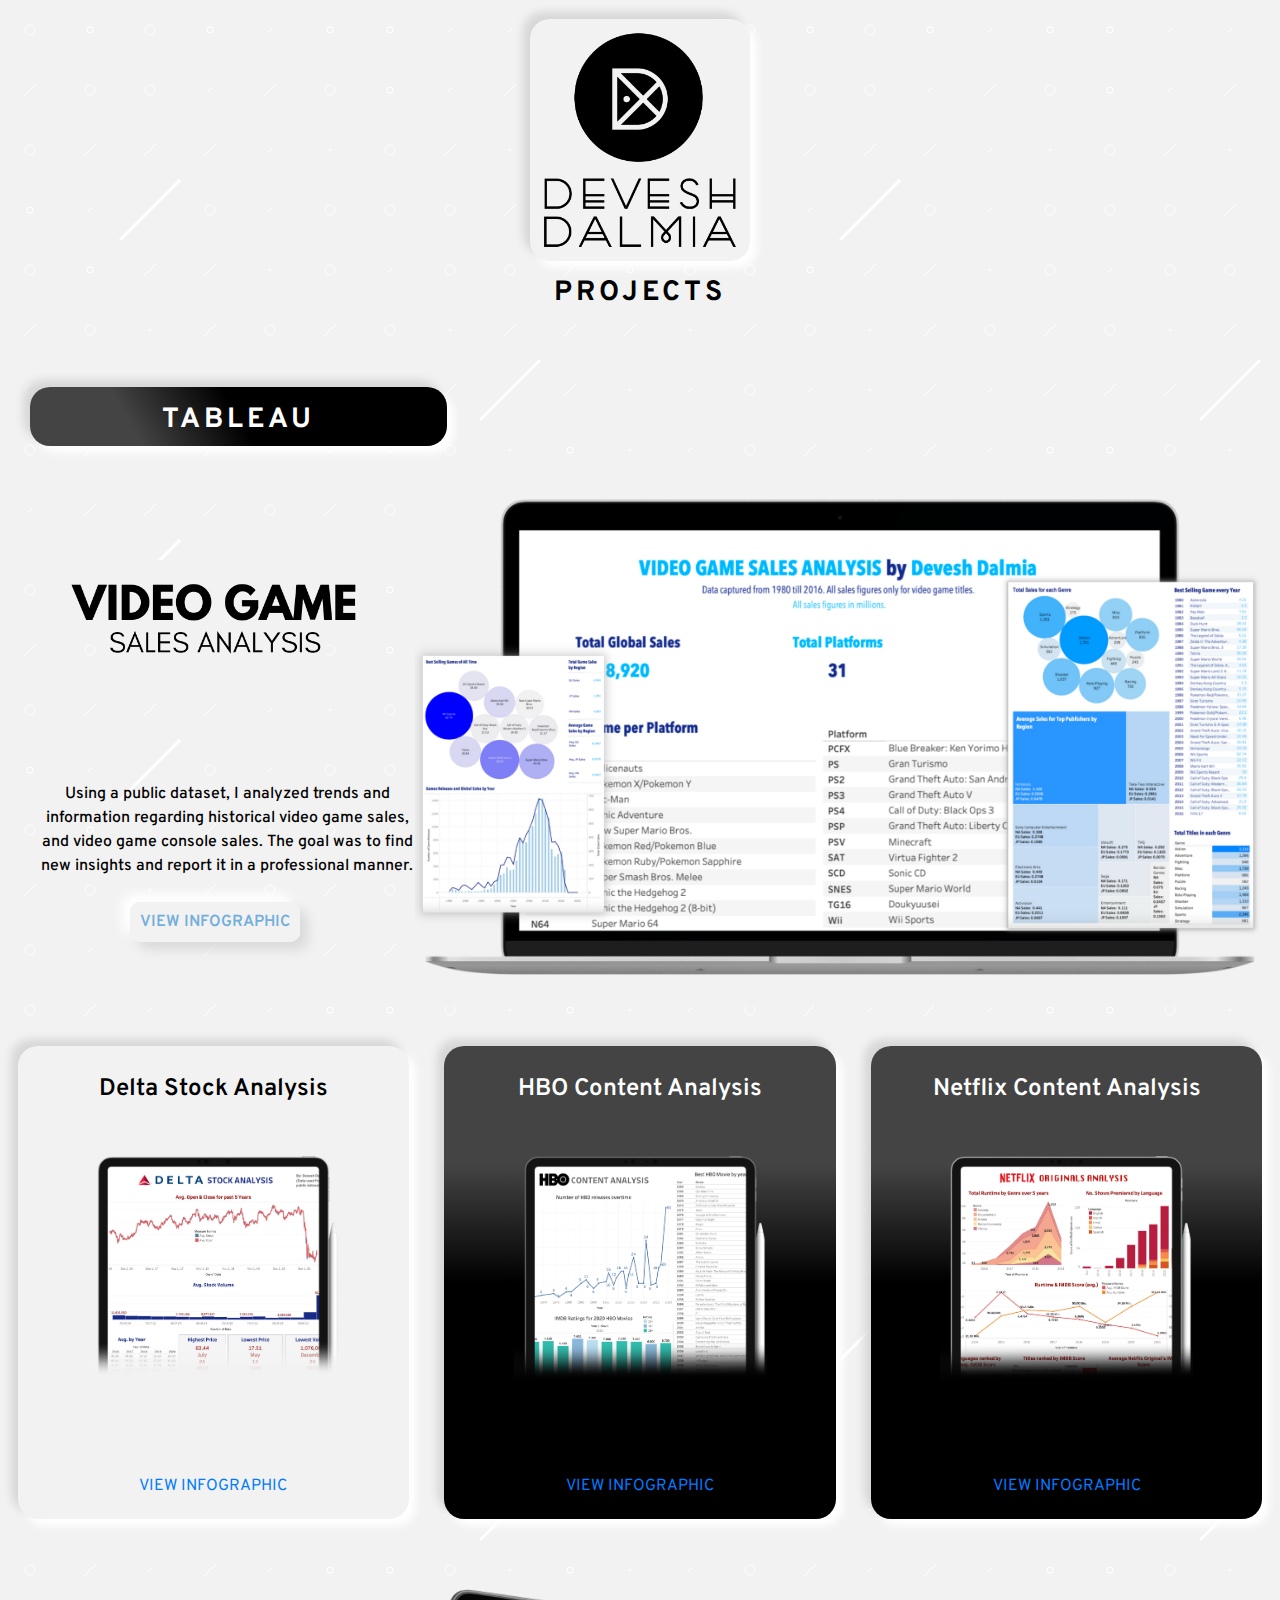
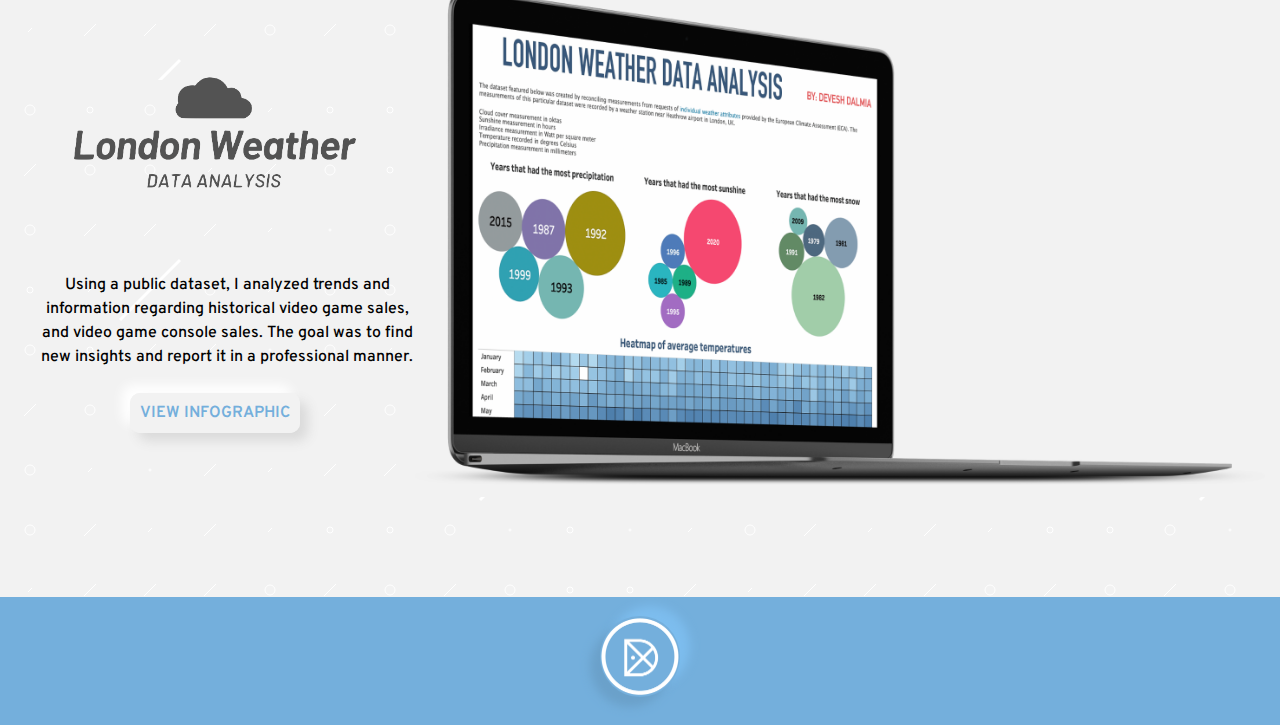
<file: project.html>
<html lang="en">

<head class="ae1">
    <!-- Required meta tags -->
    <meta charset="utf-8">
    <meta name="viewport" content="width=device-width, initial-scale=1, shrink-to-fit=no">
    <meta name="viewport" content="width=device-width, initial-scale=1.0">

    <!-- Bootstrap CSS -->
    <link rel="stylesheet" href="https://cdnjs.cloudflare.com/ajax/libs/animate.css/3.7.0/animate.min.css">
    <link href="styleportfolio9.css" rel="stylesheet" type="text/css" />
    <link href="https://fonts.googleapis.com/css?family=Overpass" rel="stylesheet">
    <link href="https://fonts.googleapis.com/css?family=Overpass:400,700" rel="stylesheet">
    <link rel="stylesheet" href="https://stackpath.bootstrapcdn.com/bootstrap/4.3.1/css/bootstrap.min.css" integrity="sha384-ggOyR0iXCbMQv3Xipma34MD+dH/1fQ784/j6cY/iJTQUOhcWr7x9JvoRxT2MZw1T" crossorigin="anonymous">

    <script src="https://code.jquery.com/jquery-3.3.1.slim.min.js" integrity="sha384-q8i/X+965DzO0rT7abK41JStQIAqVgRVzpbzo5smXKp4YfRvH+8abtTE1Pi6jizo" crossorigin="anonymous"></script>
    <script src="https://cdnjs.cloudflare.com/ajax/libs/popper.js/1.14.7/umd/popper.min.js" integrity="sha384-UO2eT0CpHqdSJQ6hJty5KVphtPhzWj9WO1clHTMGa3JDZwrnQq4sF86dIHNDz0W1" crossorigin="anonymous"></script>
    <script src="https://stackpath.bootstrapcdn.com/bootstrap/4.3.1/js/bootstrap.min.js" integrity="sha384-JjSmVgyd0p3pXB1rRibZUAYoIIy6OrQ6VrjIEaFf/nJGzIxFDsf4x0xIM+B07jRM" crossorigin="anonymous"></script>

    <title>
        PROJECTS</title>
    <link rel="shortcut icon" type="image/png" href="favicon.png">
    <link rel="apple-touch-icon" sizes="57x57" href="favicon.png" />
    <link rel="apple-touch-icon" sizes="72x72" href="favicon.png" />
    <link rel="apple-touch-icon" sizes="114x114" href="favicon.png" />
    <link rel="apple-touch-icon" sizes="144x144" href="favicon.png" />
</head>

<body class="fonty ae1">
    <div style="height: 19em; " class="center1 toppadder">
        <a href="index.html"><img class="neo" src="blacklogotransparant.png" width="220px"></a>

        <h2 style="  color: black;
    font-weight: 700; letter-spacing: 4px; padding-top: .4em; font-size: 1.75em;  font-family: 'Overpass', sans-serif; padding-top: .6em" class="center1">PROJECTS</h2>


    </div>


    <div class="container sectbot secttop" style="max-width: 1375px">
        <div class="row fonty">
            <div class="col neo" style="margin-left: 30px; background: linear-gradient(60deg, #444444 25%, black 50%)">

                <h2 style="  color: white;
    font-weight: 700; letter-spacing: 4px; padding-top: .4em; font-size: 1.75em;  font-family: 'Overpass', sans-serif; padding-top: .6em" class="center1">TABLEAU</h2>
            </div>
            <div class="col"></div>
            <div class="col"></div>

            <div class="fadeIn col-12 zme center1" style="margin-top: 30px">

                <a href="https://1upbrain.netlify.com"><img style="transition: .4s; margin-top: 10px" class="float1 " src="vgmacbook.png" width="850em" />
                    <img style="transition: .4s;" class="largehover" src="VIDEO%20GAME%20SALES%20ANALYSIS.png" width="290px" /></a>
                <p class="blackfont projectace">
                    Using a public dataset, I analyzed trends and information regarding historical video game sales, and video game console sales. The goal was to find new insights and report it in a professional manner.
                </p>
                <a href="https://public.tableau.com/app/profile/devesh.dalmia4043/viz/HaloInfiniteContentAnalysis/Dashboard10" class="neobutton">
                    VIEW INFOGRAPHIC
                </a>
            </div>



            <div class="col-md neo center1 addmargin" style="margin-top: 40px">

             <h4 class="padder" style="color: black; font-weight: 600; margin-top: 15px">
                   Delta Stock Analysis
                </h4>

                <img class="toppadder" src="deltastock.png" />



                <div style="margin-bottom: 1em">
                    <a href="https://drive.google.com/open?id=1eG2LbBW3Sneev2LiCSGAXsVrlzX_KgM2" style="margin: 5px; display: inline-block">VIEW INFOGRAPHIC
                    </a>
                </div>
    </div>
            <div class="col-md neo center1 addmargin" style="margin-top: 40px; background: linear-gradient(180deg, #444444 25%, black 50%)">

                <h4 class="padder" style="color: white; font-weight: 600; margin-top: 15px">
                   HBO Content Analysis
                </h4>

                <img class="toppadder" src="hbomockup2.png" />



                <div style="margin-bottom: 1em">
                    <a href="https://drive.google.com/open?id=1eG2LbBW3Sneev2LiCSGAXsVrlzX_KgM2" style="margin: 5px; display: inline-block">VIEW INFOGRAPHIC
                    </a>
                </div>
            </div>
            
            
            <div class="col-md neo center1 addmargin" style="margin-top: 40px; background: linear-gradient(180deg, #444444 25%, black 50%)">

                <h4 class="padder" style="color: white; font-weight: 600; margin-top: 15px">
                    Netflix Content Analysis
                </h4>

                <img class="toppadder" src="netflix1.png" />



                <div style="margin-bottom: 1em">
                    <a href="https://drive.google.com/open?id=1eG2LbBW3Sneev2LiCSGAXsVrlzX_KgM2" style="margin: 5px; display: inline-block">VIEW INFOGRAPHIC
                    </a>
                </div>
            </div>





        </div>
<div class="row">
   
    
    
            <div class="fadeIn col-12 zme center1" style="margin-top: 30px">

                <a href="https://1upbrain.netlify.com">   <img style="transition: .4s; margin-top: 10px" class="float1 " src="londonmac.png" width="850em" /> <img style="transition: .4s;" class="largehover" src="london.png" width="290px" />
                 </a>
                <p class="blackfont projectace">
                    Using a public dataset, I analyzed trends and information regarding historical video game sales, and video game console sales. The goal was to find new insights and report it in a professional manner.
                </p>
                <a href="https://public.tableau.com/app/profile/devesh.dalmia4043/viz/HaloInfiniteContentAnalysis/Dashboard10" class="neobutton">
                    VIEW INFOGRAPHIC
                </a>
            </div>
        
        </div>

    </div>







    <a href="index.html">
        <div style="height: 8em; background-color:  #74afdc;" class="center1 toppadder">
            <img style="background: #74afdc;
box-shadow:  -10px 10px 10px #6ba1ca, 
             10px -10px 10px #7dbdee; border-radius: 50%" src="symimage.png" width="80em;">
        </div>
    </a>

</body>
</file>
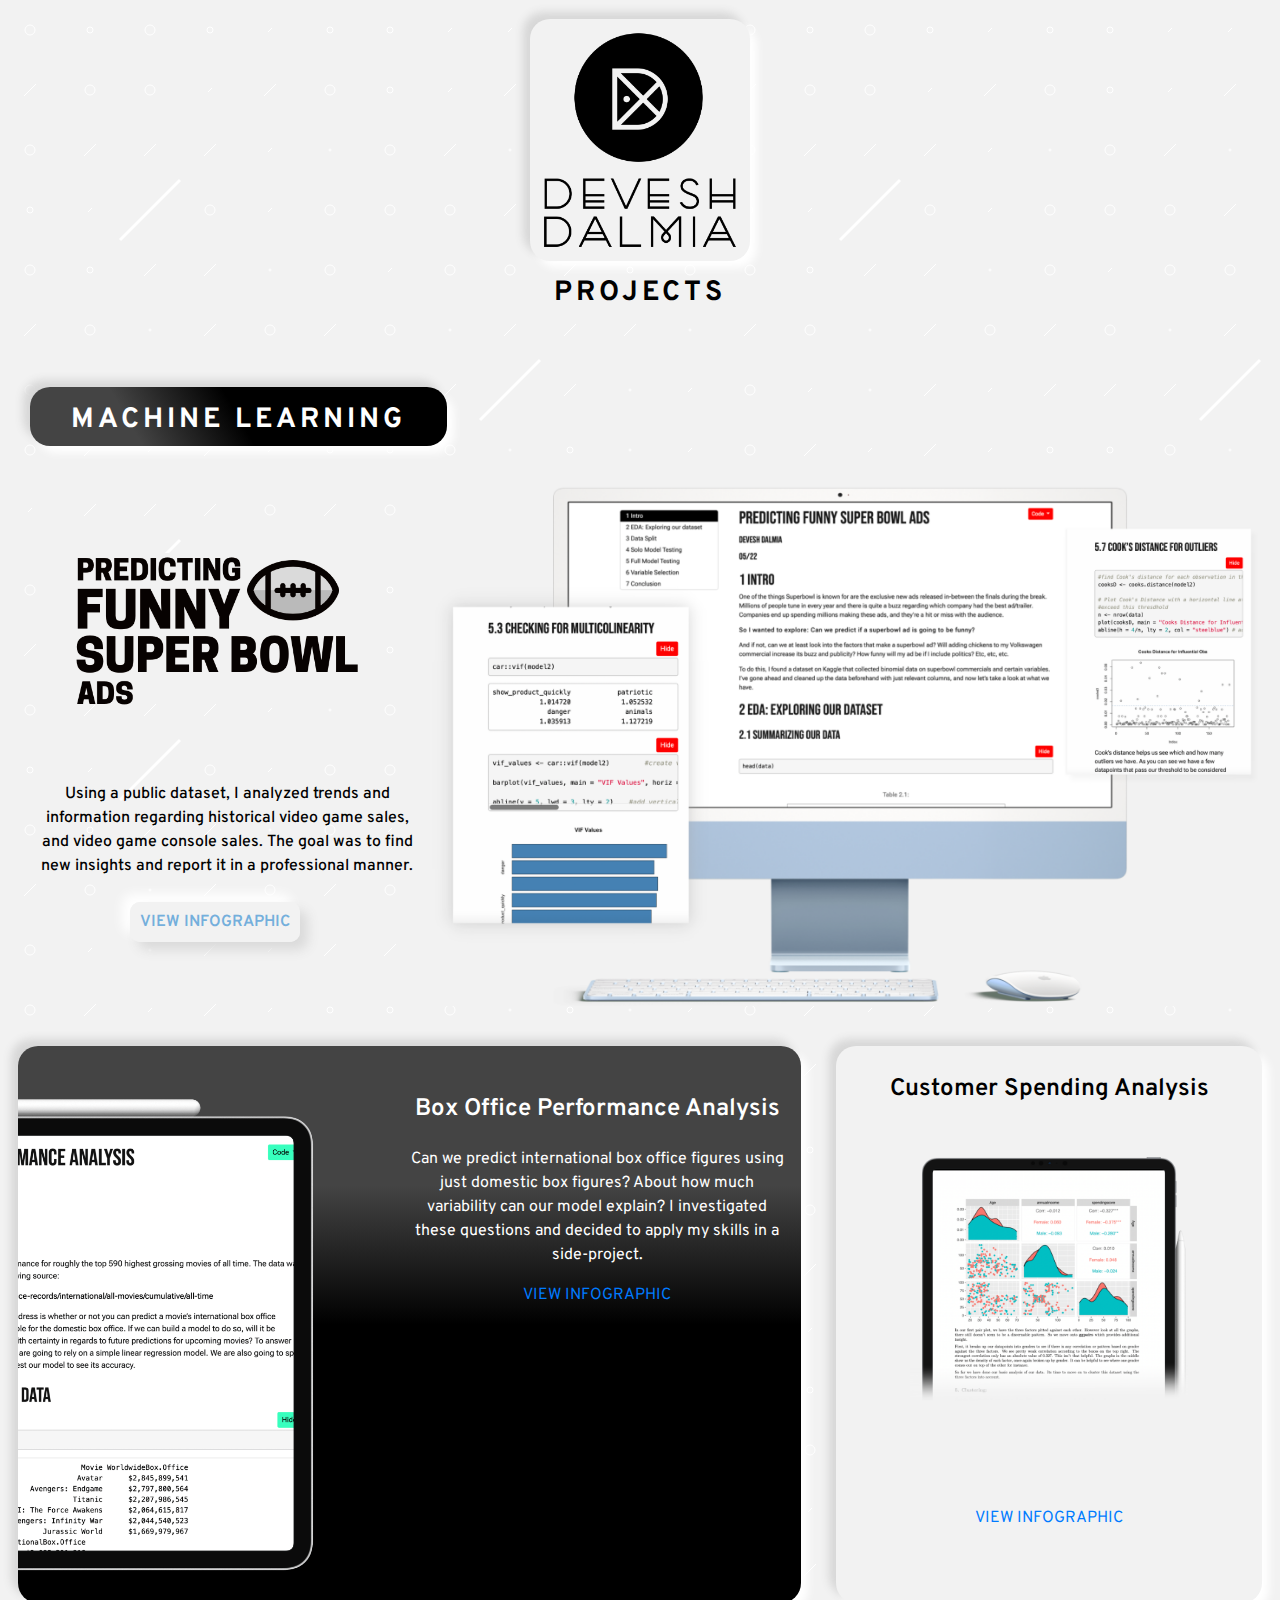
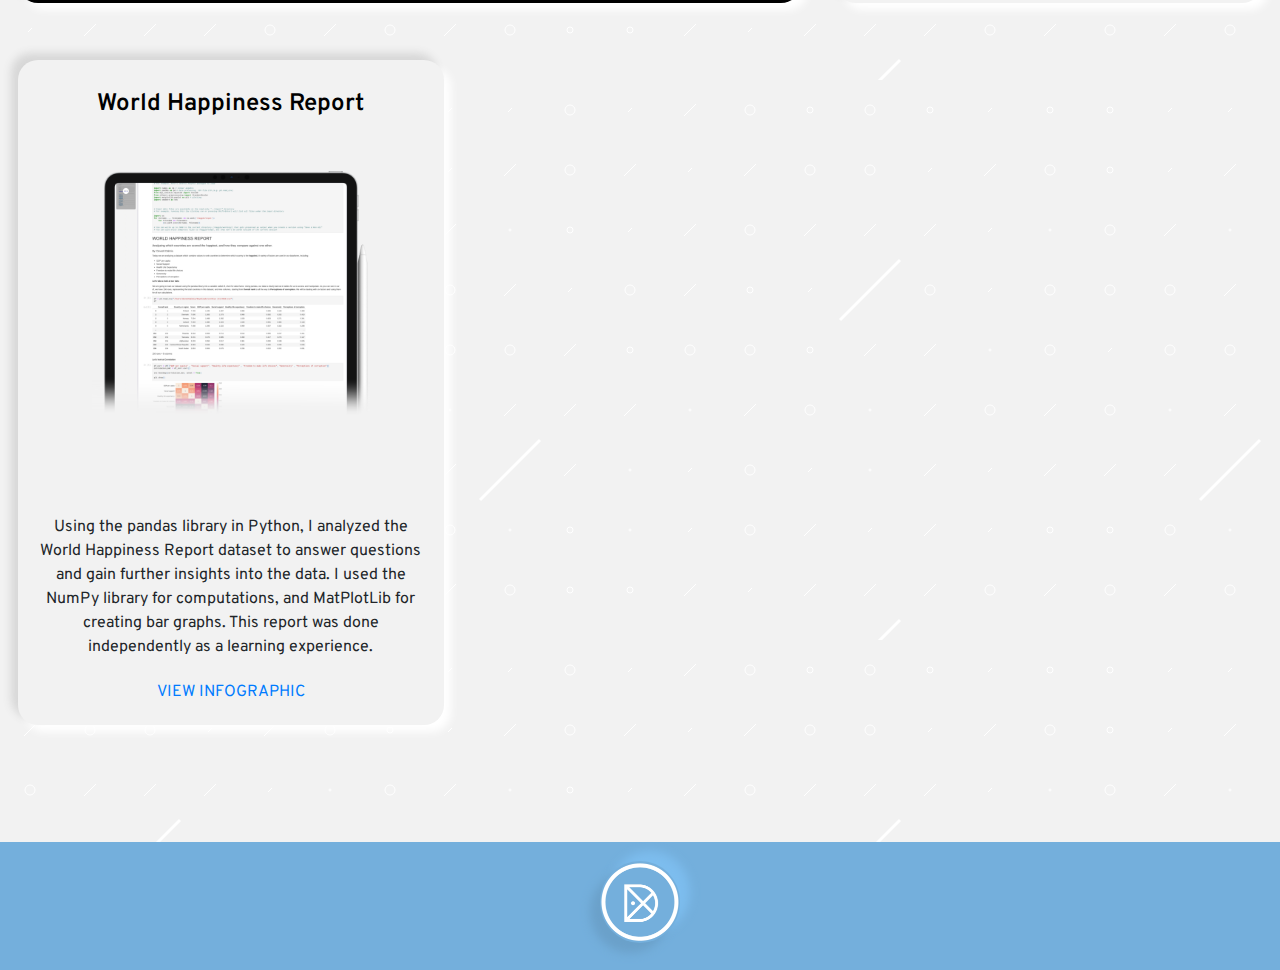
<file: project1.html>
<html lang="en">

<head class="ae1">
    <!-- Required meta tags -->
    <meta charset="utf-8">
    <meta name="viewport" content="width=device-width, initial-scale=1, shrink-to-fit=no">
    <meta name="viewport" content="width=device-width, initial-scale=1.0">

    <!-- Bootstrap CSS -->
    <link rel="stylesheet" href="https://cdnjs.cloudflare.com/ajax/libs/animate.css/3.7.0/animate.min.css">
    <link href="styleportfolio9.css" rel="stylesheet" type="text/css" />
    <link href="https://fonts.googleapis.com/css?family=Overpass" rel="stylesheet">
    <link href="https://fonts.googleapis.com/css?family=Overpass:400,700" rel="stylesheet">
    <link rel="stylesheet" href="https://stackpath.bootstrapcdn.com/bootstrap/4.3.1/css/bootstrap.min.css" integrity="sha384-ggOyR0iXCbMQv3Xipma34MD+dH/1fQ784/j6cY/iJTQUOhcWr7x9JvoRxT2MZw1T" crossorigin="anonymous">

    <script src="https://code.jquery.com/jquery-3.3.1.slim.min.js" integrity="sha384-q8i/X+965DzO0rT7abK41JStQIAqVgRVzpbzo5smXKp4YfRvH+8abtTE1Pi6jizo" crossorigin="anonymous"></script>
    <script src="https://cdnjs.cloudflare.com/ajax/libs/popper.js/1.14.7/umd/popper.min.js" integrity="sha384-UO2eT0CpHqdSJQ6hJty5KVphtPhzWj9WO1clHTMGa3JDZwrnQq4sF86dIHNDz0W1" crossorigin="anonymous"></script>
    <script src="https://stackpath.bootstrapcdn.com/bootstrap/4.3.1/js/bootstrap.min.js" integrity="sha384-JjSmVgyd0p3pXB1rRibZUAYoIIy6OrQ6VrjIEaFf/nJGzIxFDsf4x0xIM+B07jRM" crossorigin="anonymous"></script>

    <title>
        PROJECTS</title>
    <link rel="shortcut icon" type="image/png" href="favicon.png">
    <link rel="apple-touch-icon" sizes="57x57" href="favicon.png" />
    <link rel="apple-touch-icon" sizes="72x72" href="favicon.png" />
    <link rel="apple-touch-icon" sizes="114x114" href="favicon.png" />
    <link rel="apple-touch-icon" sizes="144x144" href="favicon.png" />
</head>

<body class="fonty ae1">
    <div style="height: 19em; " class="center1 toppadder">
        <a href="index.html"><img class="neo" src="blacklogotransparant.png" width="220px"></a>

        <h2 style="  color: black;
    font-weight: 700; letter-spacing: 4px; padding-top: .4em; font-size: 1.75em;  font-family: 'Overpass', sans-serif; padding-top: .6em" class="center1">PROJECTS</h2>


    </div>


    <div class="container sectbot secttop" style="max-width: 1375px">
        <div class="row fonty">
            <div class="col neo" style="margin-left: 30px; background: linear-gradient(60deg, #444444 25%, black 50%)">

                <h2 style="  color: white;
    font-weight: 700; letter-spacing: 4px; padding-top: .4em; font-size: 1.75em;  font-family: 'Overpass', sans-serif; padding-top: .6em" class="center1">MACHINE LEARNING</h2>
            </div>
            <div class="col"></div>
            <div class="col"></div>

            <div class="fadeIn col-12 zme center1" style="margin-top: 30px">

                <a href="https://1upbrain.netlify.com"><img style="transition: .4s; margin-top: 10px" class="float1 " src="superbowlimac.png" width="850em" />
                    <img style="transition: .4s;" class="largehover" src="spbowl1.png" width="290px" /></a>
                <p class="blackfont projectace">
                    Using a public dataset, I analyzed trends and information regarding historical video game sales, and video game console sales. The goal was to find new insights and report it in a professional manner.
                </p>
                <a href="https://public.tableau.com/app/profile/devesh.dalmia4043/viz/HaloInfiniteContentAnalysis/Dashboard10" class="neobutton">
                    VIEW INFOGRAPHIC
                </a>
            </div>



            <div class="col-md neo addmargin" style="margin-top: 40px; background: linear-gradient(180deg, #444444 25%, black 50%)">

                <div class="row row-no-padding">
                    
                     <div class="col-sm px-0" style="padding-top: 30px; padding-bottom: 30px">
                        <div ><img class="toppadder" src="boxcrop.png" style="max-width: 300px"/></div>
                    </div>
                    
                    
                    <div class="col-sm center1" style="padding-top: 20px; ">
                        
               
                
                <h4 class="padder" style="color: white; font-weight: 600; margin-top: 15px; align-content: center">
                    Box Office Performance Analysis
                </h4>
                        <p style="color: white">
                           Can we predict international box office figures using just domestic box figures? About how much variability can our model explain? I investigated these questions and decided to apply my skills in a side-project.
                        </p>
                        
                            <a href="https://public.tableau.com/app/profile/devesh.dalmia4043/viz/HaloInfiniteContentAnalysis/Dashboard10">
                    VIEW INFOGRAPHIC
                </a>
                        
                        
              </div>  

          
</div>
        
        
            </div>


            <div class="col-md-4 neo center1 addmargin" style="margin-top: 40px; ">

                <h4 class="padder" style="color: black; font-weight: 600; margin-top: 15px">
                    Customer Spending Analysis
                </h4>

                <img class="toppadder" src="customer1.png" />



                <div style="margin-bottom: 1em">
                    <a href="https://drive.google.com/open?id=1eG2LbBW3Sneev2LiCSGAXsVrlzX_KgM2" style="margin: 5px; display: inline-block">VIEW INFOGRAPHIC
                    </a>
                </div>
            </div>





        </div>

        <div class="row">
            <div class="col-md-4 neo center1 addmargin" style="margin-top: 40px; ">

                <h4 class="padder" style="color: black; font-weight: 600; margin-top: 15px">
                    World Happiness Report
                </h4>

                <img class="toppadder" src="worldreport1.png" />

<p>Using the pandas library in Python, I analyzed the World Happiness Report dataset to answer questions and gain further insights into the data. I used the NumPy library for computations, and MatPlotLib for creating bar graphs. This report was done independently as a learning experience.</p>

                <div style="margin-bottom: 1em">
                    <a href="https://drive.google.com/open?id=1eG2LbBW3Sneev2LiCSGAXsVrlzX_KgM2" style="margin: 5px; display: inline-block">VIEW INFOGRAPHIC
                    </a>
                </div>
            </div>



        </div>


    </div>







    <a href="index.html">
        <div style="height: 8em; background-color:  #74afdc;" class="center1 toppadder">
            <img style="background: #74afdc;
box-shadow:  -10px 10px 10px #6ba1ca, 
             10px -10px 10px #7dbdee; border-radius: 50%" src="symimage.png" width="80em;">
        </div>
    </a>

</body>
</file>
<file: styleportfolio9.css>
.ae{
background-color: #74afdc;
background-image: url("data:image/svg+xml,%3Csvg xmlns='http://www.w3.org/2000/svg' viewBox='0 0 1600 900'%3E%3Cpolygon fill='%23e3e3e3' points='957 450 539 900 1396 900'/%3E%3Cpolygon fill='%23cdcdcd' points='957 450 872.9 900 1396 900'/%3E%3Cpolygon fill='%23e6e6e6' points='-60 900 398 662 816 900'/%3E%3Cpolygon fill='%23d7d7d7' points='337 900 398 662 816 900'/%3E%3Cpolygon fill='%23e8e8e8' points='1203 546 1552 900 876 900'/%3E%3Cpolygon fill='%23e1e1e1' points='1203 546 1552 900 1162 900'/%3E%3Cpolygon fill='%23ebebeb' points='641 695 886 900 367 900'/%3E%3Cpolygon fill='%23ebebeb' points='587 900 641 695 886 900'/%3E%3Cpolygon fill='%23ededed' points='1710 900 1401 632 1096 900'/%3E%3Cpolygon fill='%23f5f5f5' points='1710 900 1401 632 1365 900'/%3E%3Cpolygon fill='%23f0f0f0' points='1210 900 971 687 725 900'/%3E%3Cpolygon fill='%23ffffff' points='943 900 1210 900 971 687'/%3E%3C/svg%3E");
background-attachment: fixed;
    background-size: cover;}


.ae1{background-image: url("data:image/svg+xml,%3csvg xmlns='http://www.w3.org/2000/svg' version='1.1' xmlns:xlink='http://www.w3.org/1999/xlink' xmlns:svgjs='http://svgjs.com/svgjs' width='1440' height='560' preserveAspectRatio='none' viewBox='0 0 1440 560'%3e%3cg mask='url(%26quot%3b%23SvgjsMask1054%26quot%3b)' fill='none'%3e%3crect width='1440' height='560' x='0' y='0' fill='rgba(242%2c 242%2c 242%2c 1)'%3e%3c/rect%3e%3cuse xlink:href='%23SvgjsSymbol1061' x='0' y='0'%3e%3c/use%3e%3cuse xlink:href='%23SvgjsSymbol1061' x='720' y='0'%3e%3c/use%3e%3c/g%3e%3cdefs%3e%3cmask id='SvgjsMask1054'%3e%3crect width='1440' height='560' fill='white'%3e%3c/rect%3e%3c/mask%3e%3cpath d='M-1 0 a1 1 0 1 0 2 0 a1 1 0 1 0 -2 0z' id='SvgjsPath1060'%3e%3c/path%3e%3cpath d='M-3 0 a3 3 0 1 0 6 0 a3 3 0 1 0 -6 0z' id='SvgjsPath1057'%3e%3c/path%3e%3cpath d='M-5 0 a5 5 0 1 0 10 0 a5 5 0 1 0 -10 0z' id='SvgjsPath1055'%3e%3c/path%3e%3cpath d='M2 -2 L-2 2z' id='SvgjsPath1058'%3e%3c/path%3e%3cpath d='M6 -6 L-6 6z' id='SvgjsPath1056'%3e%3c/path%3e%3cpath d='M30 -30 L-30 30z' id='SvgjsPath1059'%3e%3c/path%3e%3c/defs%3e%3csymbol id='SvgjsSymbol1061'%3e%3cuse xlink:href='%23SvgjsPath1055' x='30' y='30' stroke='rgba(255%2c 255%2c 255%2c 1)'%3e%3c/use%3e%3cuse xlink:href='%23SvgjsPath1056' x='30' y='90' stroke='rgba(255%2c 255%2c 255%2c 1)'%3e%3c/use%3e%3cuse xlink:href='%23SvgjsPath1055' x='30' y='150' stroke='rgba(255%2c 255%2c 255%2c 1)'%3e%3c/use%3e%3cuse xlink:href='%23SvgjsPath1057' x='30' y='210' stroke='rgba(255%2c 255%2c 255%2c 1)'%3e%3c/use%3e%3cuse xlink:href='%23SvgjsPath1055' x='30' y='270' stroke='rgba(255%2c 255%2c 255%2c 1)'%3e%3c/use%3e%3cuse xlink:href='%23SvgjsPath1056' x='30' y='330' stroke='rgba(255%2c 255%2c 255%2c 1)'%3e%3c/use%3e%3cuse xlink:href='%23SvgjsPath1055' x='30' y='390' stroke='rgba(255%2c 255%2c 255%2c 1)'%3e%3c/use%3e%3cuse xlink:href='%23SvgjsPath1055' x='30' y='450' stroke='rgba(255%2c 255%2c 255%2c 1)'%3e%3c/use%3e%3cuse xlink:href='%23SvgjsPath1058' x='30' y='510' stroke='rgba(255%2c 255%2c 255%2c 1)'%3e%3c/use%3e%3cuse xlink:href='%23SvgjsPath1056' x='30' y='570' stroke='rgba(255%2c 255%2c 255%2c 1)'%3e%3c/use%3e%3cuse xlink:href='%23SvgjsPath1057' x='90' y='30' stroke='rgba(255%2c 255%2c 255%2c 1)'%3e%3c/use%3e%3cuse xlink:href='%23SvgjsPath1055' x='90' y='90' stroke='rgba(255%2c 255%2c 255%2c 1)'%3e%3c/use%3e%3cuse xlink:href='%23SvgjsPath1056' x='90' y='150' stroke='rgba(255%2c 255%2c 255%2c 1)'%3e%3c/use%3e%3cuse xlink:href='%23SvgjsPath1058' x='90' y='210' stroke='rgba(255%2c 255%2c 255%2c 1)'%3e%3c/use%3e%3cuse xlink:href='%23SvgjsPath1057' x='90' y='270' stroke='rgba(255%2c 255%2c 255%2c 1)'%3e%3c/use%3e%3cuse xlink:href='%23SvgjsPath1055' x='90' y='330' stroke='rgba(255%2c 255%2c 255%2c 1)'%3e%3c/use%3e%3cuse xlink:href='%23SvgjsPath1058' x='90' y='390' stroke='rgba(255%2c 255%2c 255%2c 1)'%3e%3c/use%3e%3cuse xlink:href='%23SvgjsPath1056' x='90' y='450' stroke='rgba(255%2c 255%2c 255%2c 1)'%3e%3c/use%3e%3cuse xlink:href='%23SvgjsPath1056' x='90' y='510' stroke='rgba(255%2c 255%2c 255%2c 1)'%3e%3c/use%3e%3cuse xlink:href='%23SvgjsPath1058' x='90' y='570' stroke='rgba(255%2c 255%2c 255%2c 1)'%3e%3c/use%3e%3cuse xlink:href='%23SvgjsPath1055' x='150' y='30' stroke='rgba(255%2c 255%2c 255%2c 1)'%3e%3c/use%3e%3cuse xlink:href='%23SvgjsPath1055' x='150' y='90' stroke='rgba(255%2c 255%2c 255%2c 1)'%3e%3c/use%3e%3cuse xlink:href='%23SvgjsPath1056' x='150' y='150' stroke='rgba(255%2c 255%2c 255%2c 1)'%3e%3c/use%3e%3cuse xlink:href='%23SvgjsPath1059' x='150' y='210' stroke='rgba(255%2c 255%2c 255%2c 1)' stroke-width='3'%3e%3c/use%3e%3cuse xlink:href='%23SvgjsPath1056' x='150' y='270' stroke='rgba(255%2c 255%2c 255%2c 1)'%3e%3c/use%3e%3cuse xlink:href='%23SvgjsPath1060' x='150' y='330' stroke='rgba(255%2c 255%2c 255%2c 1)'%3e%3c/use%3e%3cuse xlink:href='%23SvgjsPath1060' x='150' y='390' stroke='rgba(255%2c 255%2c 255%2c 1)'%3e%3c/use%3e%3cuse xlink:href='%23SvgjsPath1058' x='150' y='450' stroke='rgba(255%2c 255%2c 255%2c 1)'%3e%3c/use%3e%3cuse xlink:href='%23SvgjsPath1056' x='150' y='510' stroke='rgba(255%2c 255%2c 255%2c 1)'%3e%3c/use%3e%3cuse xlink:href='%23SvgjsPath1059' x='150' y='570' stroke='rgba(255%2c 255%2c 255%2c 1)' stroke-width='3'%3e%3c/use%3e%3cuse xlink:href='%23SvgjsPath1057' x='210' y='30' stroke='rgba(255%2c 255%2c 255%2c 1)'%3e%3c/use%3e%3cuse xlink:href='%23SvgjsPath1058' x='210' y='90' stroke='rgba(255%2c 255%2c 255%2c 1)'%3e%3c/use%3e%3cuse xlink:href='%23SvgjsPath1056' x='210' y='150' stroke='rgba(255%2c 255%2c 255%2c 1)'%3e%3c/use%3e%3cuse xlink:href='%23SvgjsPath1055' x='210' y='210' stroke='rgba(255%2c 255%2c 255%2c 1)'%3e%3c/use%3e%3cuse xlink:href='%23SvgjsPath1056' x='210' y='270' stroke='rgba(255%2c 255%2c 255%2c 1)'%3e%3c/use%3e%3cuse xlink:href='%23SvgjsPath1056' x='210' y='330' stroke='rgba(255%2c 255%2c 255%2c 1)'%3e%3c/use%3e%3cuse xlink:href='%23SvgjsPath1056' x='210' y='390' stroke='rgba(255%2c 255%2c 255%2c 1)'%3e%3c/use%3e%3cuse xlink:href='%23SvgjsPath1056' x='210' y='450' stroke='rgba(255%2c 255%2c 255%2c 1)'%3e%3c/use%3e%3cuse xlink:href='%23SvgjsPath1056' x='210' y='510' stroke='rgba(255%2c 255%2c 255%2c 1)'%3e%3c/use%3e%3cuse xlink:href='%23SvgjsPath1055' x='210' y='570' stroke='rgba(255%2c 255%2c 255%2c 1)'%3e%3c/use%3e%3cuse xlink:href='%23SvgjsPath1058' x='270' y='30' stroke='rgba(255%2c 255%2c 255%2c 1)'%3e%3c/use%3e%3cuse xlink:href='%23SvgjsPath1056' x='270' y='90' stroke='rgba(255%2c 255%2c 255%2c 1)'%3e%3c/use%3e%3cuse xlink:href='%23SvgjsPath1058' x='270' y='150' stroke='rgba(255%2c 255%2c 255%2c 1)'%3e%3c/use%3e%3cuse xlink:href='%23SvgjsPath1058' x='270' y='210' stroke='rgba(255%2c 255%2c 255%2c 1)'%3e%3c/use%3e%3cuse xlink:href='%23SvgjsPath1060' x='270' y='270' stroke='rgba(255%2c 255%2c 255%2c 1)'%3e%3c/use%3e%3cuse xlink:href='%23SvgjsPath1055' x='270' y='330' stroke='rgba(255%2c 255%2c 255%2c 1)'%3e%3c/use%3e%3cuse xlink:href='%23SvgjsPath1058' x='270' y='390' stroke='rgba(255%2c 255%2c 255%2c 1)'%3e%3c/use%3e%3cuse xlink:href='%23SvgjsPath1058' x='270' y='450' stroke='rgba(255%2c 255%2c 255%2c 1)'%3e%3c/use%3e%3cuse xlink:href='%23SvgjsPath1055' x='270' y='510' stroke='rgba(255%2c 255%2c 255%2c 1)'%3e%3c/use%3e%3cuse xlink:href='%23SvgjsPath1055' x='270' y='570' stroke='rgba(255%2c 255%2c 255%2c 1)'%3e%3c/use%3e%3cuse xlink:href='%23SvgjsPath1057' x='330' y='30' stroke='rgba(255%2c 255%2c 255%2c 1)'%3e%3c/use%3e%3cuse xlink:href='%23SvgjsPath1055' x='330' y='90' stroke='rgba(255%2c 255%2c 255%2c 1)'%3e%3c/use%3e%3cuse xlink:href='%23SvgjsPath1060' x='330' y='150' stroke='rgba(255%2c 255%2c 255%2c 1)'%3e%3c/use%3e%3cuse xlink:href='%23SvgjsPath1055' x='330' y='210' stroke='rgba(255%2c 255%2c 255%2c 1)'%3e%3c/use%3e%3cuse xlink:href='%23SvgjsPath1055' x='330' y='270' stroke='rgba(255%2c 255%2c 255%2c 1)'%3e%3c/use%3e%3cuse xlink:href='%23SvgjsPath1056' x='330' y='330' stroke='rgba(255%2c 255%2c 255%2c 1)'%3e%3c/use%3e%3cuse xlink:href='%23SvgjsPath1056' x='330' y='390' stroke='rgba(255%2c 255%2c 255%2c 1)'%3e%3c/use%3e%3cuse xlink:href='%23SvgjsPath1057' x='330' y='450' stroke='rgba(255%2c 255%2c 255%2c 1)'%3e%3c/use%3e%3cuse xlink:href='%23SvgjsPath1056' x='330' y='510' stroke='rgba(255%2c 255%2c 255%2c 1)'%3e%3c/use%3e%3cuse xlink:href='%23SvgjsPath1055' x='330' y='570' stroke='rgba(255%2c 255%2c 255%2c 1)'%3e%3c/use%3e%3cuse xlink:href='%23SvgjsPath1057' x='390' y='30' stroke='rgba(255%2c 255%2c 255%2c 1)'%3e%3c/use%3e%3cuse xlink:href='%23SvgjsPath1057' x='390' y='90' stroke='rgba(255%2c 255%2c 255%2c 1)'%3e%3c/use%3e%3cuse xlink:href='%23SvgjsPath1055' x='390' y='150' stroke='rgba(255%2c 255%2c 255%2c 1)'%3e%3c/use%3e%3cuse xlink:href='%23SvgjsPath1055' x='390' y='210' stroke='rgba(255%2c 255%2c 255%2c 1)'%3e%3c/use%3e%3cuse xlink:href='%23SvgjsPath1058' x='390' y='270' stroke='rgba(255%2c 255%2c 255%2c 1)'%3e%3c/use%3e%3cuse xlink:href='%23SvgjsPath1055' x='390' y='330' stroke='rgba(255%2c 255%2c 255%2c 1)'%3e%3c/use%3e%3cuse xlink:href='%23SvgjsPath1056' x='390' y='390' stroke='rgba(255%2c 255%2c 255%2c 1)'%3e%3c/use%3e%3cuse xlink:href='%23SvgjsPath1057' x='390' y='450' stroke='rgba(255%2c 255%2c 255%2c 1)'%3e%3c/use%3e%3cuse xlink:href='%23SvgjsPath1055' x='390' y='510' stroke='rgba(255%2c 255%2c 255%2c 1)'%3e%3c/use%3e%3cuse xlink:href='%23SvgjsPath1056' x='390' y='570' stroke='rgba(255%2c 255%2c 255%2c 1)'%3e%3c/use%3e%3cuse xlink:href='%23SvgjsPath1058' x='450' y='30' stroke='rgba(255%2c 255%2c 255%2c 1)'%3e%3c/use%3e%3cuse xlink:href='%23SvgjsPath1058' x='450' y='90' stroke='rgba(255%2c 255%2c 255%2c 1)'%3e%3c/use%3e%3cuse xlink:href='%23SvgjsPath1056' x='450' y='150' stroke='rgba(255%2c 255%2c 255%2c 1)'%3e%3c/use%3e%3cuse xlink:href='%23SvgjsPath1055' x='450' y='210' stroke='rgba(255%2c 255%2c 255%2c 1)'%3e%3c/use%3e%3cuse xlink:href='%23SvgjsPath1055' x='450' y='270' stroke='rgba(255%2c 255%2c 255%2c 1)'%3e%3c/use%3e%3cuse xlink:href='%23SvgjsPath1060' x='450' y='330' stroke='rgba(255%2c 255%2c 255%2c 1)'%3e%3c/use%3e%3cuse xlink:href='%23SvgjsPath1056' x='450' y='390' stroke='rgba(255%2c 255%2c 255%2c 1)'%3e%3c/use%3e%3cuse xlink:href='%23SvgjsPath1055' x='450' y='450' stroke='rgba(255%2c 255%2c 255%2c 1)'%3e%3c/use%3e%3cuse xlink:href='%23SvgjsPath1056' x='450' y='510' stroke='rgba(255%2c 255%2c 255%2c 1)'%3e%3c/use%3e%3cuse xlink:href='%23SvgjsPath1056' x='450' y='570' stroke='rgba(255%2c 255%2c 255%2c 1)'%3e%3c/use%3e%3cuse xlink:href='%23SvgjsPath1058' x='510' y='30' stroke='rgba(255%2c 255%2c 255%2c 1)'%3e%3c/use%3e%3cuse xlink:href='%23SvgjsPath1056' x='510' y='90' stroke='rgba(255%2c 255%2c 255%2c 1)'%3e%3c/use%3e%3cuse xlink:href='%23SvgjsPath1060' x='510' y='150' stroke='rgba(255%2c 255%2c 255%2c 1)'%3e%3c/use%3e%3cuse xlink:href='%23SvgjsPath1056' x='510' y='210' stroke='rgba(255%2c 255%2c 255%2c 1)'%3e%3c/use%3e%3cuse xlink:href='%23SvgjsPath1055' x='510' y='270' stroke='rgba(255%2c 255%2c 255%2c 1)'%3e%3c/use%3e%3cuse xlink:href='%23SvgjsPath1056' x='510' y='330' stroke='rgba(255%2c 255%2c 255%2c 1)'%3e%3c/use%3e%3cuse xlink:href='%23SvgjsPath1059' x='510' y='390' stroke='rgba(255%2c 255%2c 255%2c 1)' stroke-width='3'%3e%3c/use%3e%3cuse xlink:href='%23SvgjsPath1060' x='510' y='450' stroke='rgba(255%2c 255%2c 255%2c 1)'%3e%3c/use%3e%3cuse xlink:href='%23SvgjsPath1055' x='510' y='510' stroke='rgba(255%2c 255%2c 255%2c 1)'%3e%3c/use%3e%3cuse xlink:href='%23SvgjsPath1058' x='510' y='570' stroke='rgba(255%2c 255%2c 255%2c 1)'%3e%3c/use%3e%3cuse xlink:href='%23SvgjsPath1055' x='570' y='30' stroke='rgba(255%2c 255%2c 255%2c 1)'%3e%3c/use%3e%3cuse xlink:href='%23SvgjsPath1055' x='570' y='90' stroke='rgba(255%2c 255%2c 255%2c 1)'%3e%3c/use%3e%3cuse xlink:href='%23SvgjsPath1057' x='570' y='150' stroke='rgba(255%2c 255%2c 255%2c 1)'%3e%3c/use%3e%3cuse xlink:href='%23SvgjsPath1058' x='570' y='210' stroke='rgba(255%2c 255%2c 255%2c 1)'%3e%3c/use%3e%3cuse xlink:href='%23SvgjsPath1056' x='570' y='270' stroke='rgba(255%2c 255%2c 255%2c 1)'%3e%3c/use%3e%3cuse xlink:href='%23SvgjsPath1056' x='570' y='330' stroke='rgba(255%2c 255%2c 255%2c 1)'%3e%3c/use%3e%3cuse xlink:href='%23SvgjsPath1056' x='570' y='390' stroke='rgba(255%2c 255%2c 255%2c 1)'%3e%3c/use%3e%3cuse xlink:href='%23SvgjsPath1057' x='570' y='450' stroke='rgba(255%2c 255%2c 255%2c 1)'%3e%3c/use%3e%3cuse xlink:href='%23SvgjsPath1057' x='570' y='510' stroke='rgba(255%2c 255%2c 255%2c 1)'%3e%3c/use%3e%3cuse xlink:href='%23SvgjsPath1056' x='570' y='570' stroke='rgba(255%2c 255%2c 255%2c 1)'%3e%3c/use%3e%3cuse xlink:href='%23SvgjsPath1058' x='630' y='30' stroke='rgba(255%2c 255%2c 255%2c 1)'%3e%3c/use%3e%3cuse xlink:href='%23SvgjsPath1056' x='630' y='90' stroke='rgba(255%2c 255%2c 255%2c 1)'%3e%3c/use%3e%3cuse xlink:href='%23SvgjsPath1058' x='630' y='150' stroke='rgba(255%2c 255%2c 255%2c 1)'%3e%3c/use%3e%3cuse xlink:href='%23SvgjsPath1055' x='630' y='210' stroke='rgba(255%2c 255%2c 255%2c 1)'%3e%3c/use%3e%3cuse xlink:href='%23SvgjsPath1057' x='630' y='270' stroke='rgba(255%2c 255%2c 255%2c 1)'%3e%3c/use%3e%3cuse xlink:href='%23SvgjsPath1056' x='630' y='330' stroke='rgba(255%2c 255%2c 255%2c 1)'%3e%3c/use%3e%3cuse xlink:href='%23SvgjsPath1060' x='630' y='390' stroke='rgba(255%2c 255%2c 255%2c 1)'%3e%3c/use%3e%3cuse xlink:href='%23SvgjsPath1060' x='630' y='450' stroke='rgba(255%2c 255%2c 255%2c 1)'%3e%3c/use%3e%3cuse xlink:href='%23SvgjsPath1057' x='630' y='510' stroke='rgba(255%2c 255%2c 255%2c 1)'%3e%3c/use%3e%3cuse xlink:href='%23SvgjsPath1056' x='630' y='570' stroke='rgba(255%2c 255%2c 255%2c 1)'%3e%3c/use%3e%3cuse xlink:href='%23SvgjsPath1056' x='690' y='30' stroke='rgba(255%2c 255%2c 255%2c 1)'%3e%3c/use%3e%3cuse xlink:href='%23SvgjsPath1058' x='690' y='90' stroke='rgba(255%2c 255%2c 255%2c 1)'%3e%3c/use%3e%3cuse xlink:href='%23SvgjsPath1056' x='690' y='150' stroke='rgba(255%2c 255%2c 255%2c 1)'%3e%3c/use%3e%3cuse xlink:href='%23SvgjsPath1056' x='690' y='210' stroke='rgba(255%2c 255%2c 255%2c 1)'%3e%3c/use%3e%3cuse xlink:href='%23SvgjsPath1055' x='690' y='270' stroke='rgba(255%2c 255%2c 255%2c 1)'%3e%3c/use%3e%3cuse xlink:href='%23SvgjsPath1060' x='690' y='330' stroke='rgba(255%2c 255%2c 255%2c 1)'%3e%3c/use%3e%3cuse xlink:href='%23SvgjsPath1058' x='690' y='390' stroke='rgba(255%2c 255%2c 255%2c 1)'%3e%3c/use%3e%3cuse xlink:href='%23SvgjsPath1058' x='690' y='450' stroke='rgba(255%2c 255%2c 255%2c 1)'%3e%3c/use%3e%3cuse xlink:href='%23SvgjsPath1056' x='690' y='510' stroke='rgba(255%2c 255%2c 255%2c 1)'%3e%3c/use%3e%3cuse xlink:href='%23SvgjsPath1057' x='690' y='570' stroke='rgba(255%2c 255%2c 255%2c 1)'%3e%3c/use%3e%3c/symbol%3e%3c/svg%3e");}

.ae3{background-image: url("data:image/svg+xml,%3csvg xmlns='http://www.w3.org/2000/svg' version='1.1' xmlns:xlink='http://www.w3.org/1999/xlink' xmlns:svgjs='http://svgjs.com/svgjs' width='1440' height='560' preserveAspectRatio='none' viewBox='0 0 1440 560'%3e%3cg mask='url(%26quot%3b%23SvgjsMask1010%26quot%3b)' fill='none'%3e%3crect width='1440' height='560' x='0' y='0' fill='rgba(242%2c 242%2c 242%2c 1)'%3e%3c/rect%3e%3cpath d='M -533.042622523996%2c287 C -475.44%2c281.8 -360.24%2c241.2 -245.04262252399604%2c261 C -129.84%2c280.8 -72.24%2c396.2 42.957377476003956%2c386 C 158.16%2c375.8 215.76%2c213.2 330.95737747600396%2c210 C 446.16%2c206.8 503.76%2c384.2 618.957377476004%2c370 C 734.16%2c355.8 791.76%2c119 906.957377476004%2c139 C 1022.16%2c159 1088.35%2c446 1194.957377476004%2c470 C 1301.57%2c494 1390.99%2c301.2 1440%2c259' stroke='rgba(255%2c 255%2c 255%2c 1)' stroke-width='2'%3e%3c/path%3e%3cpath d='M -358.0149921839187%2c463 C -300.41%2c417.2 -185.21%2c248.4 -70.01499218391871%2c234 C 45.19%2c219.6 102.79%2c392.2 217.9850078160813%2c391 C 333.19%2c389.8 390.79%2c209.6 505.9850078160813%2c228 C 621.19%2c246.4 678.79%2c482.4 793.9850078160813%2c483 C 909.19%2c483.6 966.79%2c265.6 1081.9850078160812%2c231 C 1197.19%2c196.4 1298.38%2c313.8 1369.9850078160812%2c310 C 1441.59%2c306.2 1426%2c231.6 1440%2c212' stroke='rgba(255%2c 255%2c 255%2c 1)' stroke-width='2'%3e%3c/path%3e%3cpath d='M -394.8448583580968%2c197 C -337.24%2c218.4 -222.04%2c327 -106.84485835809683%2c304 C 8.36%2c281 65.96%2c46.2 181.15514164190319%2c82 C 296.36%2c117.8 353.96%2c484.6 469.1551416419032%2c483 C 584.36%2c481.4 641.96%2c108.2 757.1551416419031%2c74 C 872.36%2c39.8 929.96%2c271.6 1045.1551416419031%2c312 C 1160.36%2c352.4 1254.19%2c270.2 1333.1551416419031%2c276 C 1412.12%2c281.8 1418.63%2c328 1440%2c341' stroke='rgba(255%2c 255%2c 255%2c 1)' stroke-width='2'%3e%3c/path%3e%3cpath d='M -18.5662368405454%2c225 C 39.03%2c244.6 154.23%2c344.4 269.4337631594546%2c323 C 384.63%2c301.6 442.23%2c88.8 557.4337631594547%2c118 C 672.63%2c147.2 730.23%2c454.6 845.4337631594547%2c469 C 960.63%2c483.4 1018.23%2c209.4 1133.4337631594547%2c190 C 1248.63%2c170.6 1306.23%2c391.8 1421.4337631594547%2c372 C 1536.63%2c352.2 1705.72%2c88.8 1709.4337631594547%2c91 C 1713.15%2c93.2 1493.89%2c324.6 1440%2c383' stroke='rgba(255%2c 255%2c 255%2c 1)' stroke-width='2'%3e%3c/path%3e%3c/g%3e%3cdefs%3e%3cmask id='SvgjsMask1010'%3e%3crect width='1440' height='560' fill='white'%3e%3c/rect%3e%3c/mask%3e%3c/defs%3e%3c/svg%3e");}


.ae4{background-image: url("data:image/svg+xml,%3csvg xmlns='http://www.w3.org/2000/svg' version='1.1' xmlns:xlink='http://www.w3.org/1999/xlink' xmlns:svgjs='http://svgjs.com/svgjs' width='1440' height='560' preserveAspectRatio='none' viewBox='0 0 1440 560'%3e%3cg mask='url(%26quot%3b%23SvgjsMask1006%26quot%3b)' fill='none'%3e%3crect width='1440' height='560' x='0' y='0' fill='rgba(242%2c 242%2c 242%2c 1)'%3e%3c/rect%3e%3cg transform='translate(0%2c 0)' stroke-linecap='round'%3e%3cpath d='M260 212.39 L260 347.61' stroke-width='15' stroke='rgba(255%2c 255%2c 255%2c 1)'%3e%3c/path%3e%3cpath d='M280 194.34 L280 365.65' stroke-width='15' stroke='rgba(255%2c 255%2c 255%2c 1)'%3e%3c/path%3e%3cpath d='M300 119.87 L300 440.13' stroke-width='15' stroke='rgba(255%2c 255%2c 255%2c 1)'%3e%3c/path%3e%3cpath d='M320 207.8 L320 352.2' stroke-width='15' stroke='rgba(255%2c 255%2c 255%2c 1)'%3e%3c/path%3e%3cpath d='M340 261.26 L340 298.74' stroke-width='15' stroke='rgba(255%2c 255%2c 255%2c 1)'%3e%3c/path%3e%3cpath d='M360 168.47 L360 391.52' stroke-width='15' stroke='rgba(255%2c 255%2c 255%2c 1)'%3e%3c/path%3e%3cpath d='M380 183.84 L380 376.15' stroke-width='15' stroke='rgba(255%2c 255%2c 255%2c 1)'%3e%3c/path%3e%3cpath d='M400 193.41 L400 366.59' stroke-width='15' stroke='rgba(255%2c 255%2c 255%2c 1)'%3e%3c/path%3e%3cpath d='M420 158.52 L420 401.48' stroke-width='15' stroke='rgba(255%2c 255%2c 255%2c 1)'%3e%3c/path%3e%3cpath d='M440 154.58 L440 405.42' stroke-width='15' stroke='rgba(255%2c 255%2c 255%2c 1)'%3e%3c/path%3e%3cpath d='M460 258.19 L460 301.81' stroke-width='15' stroke='rgba(255%2c 255%2c 255%2c 1)'%3e%3c/path%3e%3cpath d='M480 155.18 L480 404.82' stroke-width='15' stroke='rgba(255%2c 255%2c 255%2c 1)'%3e%3c/path%3e%3cpath d='M500 228.9 L500 331.11' stroke-width='15' stroke='rgba(255%2c 255%2c 255%2c 1)'%3e%3c/path%3e%3cpath d='M520 208.75 L520 351.25' stroke-width='15' stroke='rgba(255%2c 255%2c 255%2c 1)'%3e%3c/path%3e%3cpath d='M540 112.99 L540 447.01' stroke-width='15' stroke='rgba(255%2c 255%2c 255%2c 1)'%3e%3c/path%3e%3cpath d='M560 157.09 L560 402.9' stroke-width='15' stroke='rgba(255%2c 255%2c 255%2c 1)'%3e%3c/path%3e%3cpath d='M580 127.19 L580 432.81' stroke-width='15' stroke='rgba(255%2c 255%2c 255%2c 1)'%3e%3c/path%3e%3cpath d='M600 147.55 L600 412.45' stroke-width='15' stroke='rgba(255%2c 255%2c 255%2c 1)'%3e%3c/path%3e%3cpath d='M620 134.33 L620 425.67' stroke-width='15' stroke='rgba(255%2c 255%2c 255%2c 1)'%3e%3c/path%3e%3cpath d='M640 187.75 L640 372.25' stroke-width='15' stroke='rgba(255%2c 255%2c 255%2c 1)'%3e%3c/path%3e%3cpath d='M660 152 L660 408' stroke-width='15' stroke='rgba(255%2c 255%2c 255%2c 1)'%3e%3c/path%3e%3cpath d='M680 259.03 L680 300.97' stroke-width='15' stroke='rgba(255%2c 255%2c 255%2c 1)'%3e%3c/path%3e%3cpath d='M700 228.66 L700 331.33' stroke-width='15' stroke='rgba(255%2c 255%2c 255%2c 1)'%3e%3c/path%3e%3cpath d='M720 137.28 L720 422.72' stroke-width='15' stroke='rgba(255%2c 255%2c 255%2c 1)'%3e%3c/path%3e%3cpath d='M740 163.23 L740 396.77' stroke-width='15' stroke='rgba(255%2c 255%2c 255%2c 1)'%3e%3c/path%3e%3cpath d='M760 153.68 L760 406.32' stroke-width='15' stroke='rgba(255%2c 255%2c 255%2c 1)'%3e%3c/path%3e%3cpath d='M780 196.97 L780 363.03' stroke-width='15' stroke='rgba(255%2c 255%2c 255%2c 1)'%3e%3c/path%3e%3cpath d='M800 218.69 L800 341.31' stroke-width='15' stroke='rgba(255%2c 255%2c 255%2c 1)'%3e%3c/path%3e%3cpath d='M820 181.81 L820 378.19' stroke-width='15' stroke='rgba(255%2c 255%2c 255%2c 1)'%3e%3c/path%3e%3cpath d='M840 222.59 L840 337.4' stroke-width='15' stroke='rgba(255%2c 255%2c 255%2c 1)'%3e%3c/path%3e%3cpath d='M860 241.16 L860 318.85' stroke-width='15' stroke='rgba(255%2c 255%2c 255%2c 1)'%3e%3c/path%3e%3cpath d='M880 216.57 L880 343.43' stroke-width='15' stroke='rgba(255%2c 255%2c 255%2c 1)'%3e%3c/path%3e%3cpath d='M900 231.65 L900 328.36' stroke-width='15' stroke='rgba(255%2c 255%2c 255%2c 1)'%3e%3c/path%3e%3cpath d='M920 143.35 L920 416.64' stroke-width='15' stroke='rgba(255%2c 255%2c 255%2c 1)'%3e%3c/path%3e%3cpath d='M940 200.33 L940 359.67' stroke-width='15' stroke='rgba(255%2c 255%2c 255%2c 1)'%3e%3c/path%3e%3cpath d='M960 229.79 L960 330.21' stroke-width='15' stroke='rgba(255%2c 255%2c 255%2c 1)'%3e%3c/path%3e%3cpath d='M980 226.31 L980 333.69' stroke-width='15' stroke='rgba(255%2c 255%2c 255%2c 1)'%3e%3c/path%3e%3cpath d='M1000 231.34 L1000 328.66' stroke-width='15' stroke='rgba(255%2c 255%2c 255%2c 1)'%3e%3c/path%3e%3cpath d='M1020 175.84 L1020 384.16' stroke-width='15' stroke='rgba(255%2c 255%2c 255%2c 1)'%3e%3c/path%3e%3cpath d='M1040 142.06 L1040 417.94' stroke-width='15' stroke='rgba(255%2c 255%2c 255%2c 1)'%3e%3c/path%3e%3cpath d='M1060 182.69 L1060 377.31' stroke-width='15' stroke='rgba(255%2c 255%2c 255%2c 1)'%3e%3c/path%3e%3cpath d='M1080 201.63 L1080 358.37' stroke-width='15' stroke='rgba(255%2c 255%2c 255%2c 1)'%3e%3c/path%3e%3cpath d='M1100 255.28 L1100 304.73' stroke-width='15' stroke='rgba(255%2c 255%2c 255%2c 1)'%3e%3c/path%3e%3cpath d='M1120 154.75 L1120 405.25' stroke-width='15' stroke='rgba(255%2c 255%2c 255%2c 1)'%3e%3c/path%3e%3cpath d='M1140 249.2 L1140 310.8' stroke-width='15' stroke='rgba(255%2c 255%2c 255%2c 1)'%3e%3c/path%3e%3cpath d='M1160 205.25 L1160 354.75' stroke-width='15' stroke='rgba(255%2c 255%2c 255%2c 1)'%3e%3c/path%3e%3cpath d='M1180 140.24 L1180 419.76' stroke-width='15' stroke='rgba(255%2c 255%2c 255%2c 1)'%3e%3c/path%3e%3c/g%3e%3c/g%3e%3cdefs%3e%3cmask id='SvgjsMask1006'%3e%3crect width='1440' height='560' fill='white'%3e%3c/rect%3e%3c/mask%3e%3c/defs%3e%3c/svg%3e");}

.ae5{background-image: url("data:image/svg+xml,%3csvg xmlns='http://www.w3.org/2000/svg' version='1.1' xmlns:xlink='http://www.w3.org/1999/xlink' xmlns:svgjs='http://svgjs.com/svgjs' width='1440' height='250' preserveAspectRatio='none' viewBox='0 0 1440 250'%3e%3cg mask='url(%26quot%3b%23SvgjsMask1006%26quot%3b)' fill='none'%3e%3crect width='1440' height='250' x='0' y='0' fill='rgba(242%2c 242%2c 242%2c 1)'%3e%3c/rect%3e%3cpath d='M23 250L273 0L387 0L137 250z' fill='url(%23SvgjsLinearGradient1007)'%3e%3c/path%3e%3cpath d='M270.6 250L520.6 0L645.1 0L395.1 250z' fill='url(%23SvgjsLinearGradient1007)'%3e%3c/path%3e%3cpath d='M494.20000000000005 250L744.2 0L996.2 0L746.2 250z' fill='url(%23SvgjsLinearGradient1007)'%3e%3c/path%3e%3cpath d='M746.8000000000001 250L996.8000000000001 0L1134.8000000000002 0L884.8000000000001 250z' fill='url(%23SvgjsLinearGradient1007)'%3e%3c/path%3e%3cpath d='M1419 250L1169 0L1026.5 0L1276.5 250z' fill='url(%23SvgjsLinearGradient1008)'%3e%3c/path%3e%3cpath d='M1182.4 250L932.4000000000001 0L663.9000000000001 0L913.9000000000001 250z' fill='url(%23SvgjsLinearGradient1008)'%3e%3c/path%3e%3cpath d='M930.8 250L680.8 0L499.29999999999995 0L749.3 250z' fill='url(%23SvgjsLinearGradient1008)'%3e%3c/path%3e%3cpath d='M702.1999999999999 250L452.19999999999993 0L144.69999999999993 0L394.69999999999993 250z' fill='url(%23SvgjsLinearGradient1008)'%3e%3c/path%3e%3cpath d='M1230.5977224731691 250L1440 40.597722473169114L1440 250z' fill='url(%23SvgjsLinearGradient1007)'%3e%3c/path%3e%3cpath d='M0 250L209.4022775268309 250L 0 40.597722473169114z' fill='url(%23SvgjsLinearGradient1008)'%3e%3c/path%3e%3c/g%3e%3cdefs%3e%3cmask id='SvgjsMask1006'%3e%3crect width='1440' height='250' fill='white'%3e%3c/rect%3e%3c/mask%3e%3clinearGradient x1='0%25' y1='100%25' x2='100%25' y2='0%25' id='SvgjsLinearGradient1007'%3e%3cstop stop-color='rgba(255%2c 255%2c 255%2c 1)' offset='0'%3e%3c/stop%3e%3cstop stop-opacity='0' stop-color='rgba(255%2c 255%2c 255%2c 1)' offset='0.66'%3e%3c/stop%3e%3c/linearGradient%3e%3clinearGradient x1='100%25' y1='100%25' x2='0%25' y2='0%25' id='SvgjsLinearGradient1008'%3e%3cstop stop-color='rgba(255%2c 255%2c 255%2c 1)' offset='0'%3e%3c/stop%3e%3cstop stop-opacity='0' stop-color='rgba(255%2c 255%2c 255%2c 1)' offset='0.66'%3e%3c/stop%3e%3c/linearGradient%3e%3c/defs%3e%3c/svg%3e");}


.center1{
    text-align: center;
    
}


.secttop{
    padding-top: 5.2em;
}
.minisecttop{
    padding-top: 3.2em;
}

.sectbot{
    padding-bottom: 6.2em;
}

.jumbotron{
    height: 750px;
}


}
.minispace{
    padding-top: 3.2em;
     padding-bottom: 3.2em;
}



img {
  max-width: 70%;
  height: auto;
}

.introtitle{
    color: black;
    padding-bottom: 10px;
  font-family: 'Overpass', sans-serif;
}


.paddington{
    padding-left: 1.2em;
    padding-right: 1.2em;
}



.blackfont{
    color:black;
    font-family: 'Overpass', sans-serif;
    font-weight: 500;
   
}

.whitefont{
    color:black;
    font-family: 'Overpass', sans-serif;
    font-weight: 500;   
}

.titleweight{
    font-weight: 900;
}

.bottompadder{
    padding-bottom: 1.2em;
}

.toppadder{
    padding-top: 1.2em;
}

.padder{
   padding-bottom: .6em; 
     padding-top: .6em;
}

.projectace{
    padding-bottom:1.0em;
    padding-top:1.0em;
    padding-left:1.5em;
    padding-right:1.5em;
}

.blackground{
    background-color: #f4f5f7;

}

.neo{
border-radius: 20px;
background: #f2f2f2;
box-shadow:  -7px -7px 9px #d7d7d7, 
             7px 7px 9px #ffffff;
}



.minineo{
border-radius: 10px;
background: #f2f2f2;
box-shadow:  -7px -7px 9px #d7d7d7, 
             7px 7px 9px #ffffff;
}


neo1{
border-radius: 5px;
background: red;
box-shadow:  -7px -7px 9px #d7d7d7, 
             7px 7px 9px #ffffff;
}




.neobutton{

border-radius: 10px;
background: #f2f2f2;
box-shadow:  8px 8px 12px #dadada,
             -8px -8px 12px #ffffff;

    
    font-size: 16px;
text-decoration: none;
    color:  #74afdc;
    border-radius: 10px;
    padding: 10px 10px;
 
    font-weight: 600;
    transition: 1s;
    
}

.neobutton2{

border-radius: 10px;
background: #f2f2f2;
box-shadow:  8px 8px 12px #dadada,
             -8px -8px 12px #ffffff;

    font-size: 16px;
text-decoration: none;
    color:  #04a4dc;
    border-radius: 10px;
    padding: 10px 10px;
    transition: 1s;
    font-weight: bold
    
}

.neobutton1{

background: #74afdc;
box-shadow:  -5px 5px 10px #6ba1ca, 
             5px -5px 10px #7dbdee;
    
    font-size: 20px;
text-decoration: none;
    color: white;
    border-radius: 10px;
    padding: 10px 10px;
 
    font-weight: 600;
    transition: .5s;
    
}

.neobutton1:hover{

background: #74afdc;
box-shadow:  7px 7px 14px #6193b9, 
             -7px -7px 14px #87cbff;
    
    font-size: 20px;
text-decoration: none;
    color: white;
    border-radius: 10px;
    padding: 10px 10px;
 
    font-weight: 600;
    transition: .5s;
    
}


.neoskills{

background: #74afdc;
box-shadow:  -5px 5px 10px #6ba1ca, 
             5px -5px 10px #7dbdee;
    height: 5em;
    display: flex;
    align-items: center;
    justify-content: center;
    border-radius: 10px;
    font-weight: 100
    
}

.neoawards{
border-radius: 20px;
background: #74afdc;
box-shadow:  -5px 5px 10px #6ba1ca, 
             5px -5px 10px #7dbdee;
    transition: .5s;

}

.foot{

background: #f2f2f2;
box-shadow:  -7px -7px 9px #d7d7d7, 
             7px 7px 9px #ffffff;

    
    
     font-size: 20px;
text-decoration: none;
   color: black;
    border-radius: 10px;

    padding: 15px 15px;
 
    font-weight: 500;
    transition: 1s;  
    
    margin: 20px;
    
}

.foot:hover{


background: linear-gradient(315deg, #e6e6e6, #ffffff);
box-shadow:  -5px -5px 10px #e3e3e3, 
             5px 5px 10px #ffffff;
    
    
     font-size: 20px;
text-decoration: none;
   color: #74afdc;
    border-radius: 10px;

    padding: 15px 15px;
 
    font-weight: 500;
    transition: 1s;  
    
    margin: 20px;
    
}





.foot2{
background: #74afdc;
box-shadow:  -5px 5px 10px #6ba1ca, 
             5px -5px 10px #7dbdee;
    
}

.foot2:hover{
  background: linear-gradient(225deg, #689ec6, #7cbbeb);
box-shadow:  -11px 11px 33px #5c8aae, 
             11px -11px 33px #8cd4ff;  
}


.neobutton:hover{

background: linear-gradient(315deg, #e6e6e6, #ffffff);
box-shadow:  -5px -5px 10px #e3e3e3, 
             5px 5px 10px #ffffff;
    font-size: 16px;
text-decoration: none;
    color: black;
    border-radius: 3px;
    padding: 10px 10px;
    font-weight: 600;
    transition: 1s;
    
    
}






.wsubheader{
    background: #f2f2f2;}


.addmargin{
    margin-left: 1.1em;
    margin-right: 1.1em;
    margin-top: 1.1em;
    margin-bottom: 1.1em;
}




.titleimage{
    width: 3em;

}




.whitetext{
    color:aliceblue;
    font-family: 'Overpass', sans-serif;
    font-weight: 100;
}

.extrapadder{
    padding-top: 4em;
    padding-bottom: 4em;
}

.border{
    border-style: solid;
    border-color: aliceblue;
    border-width: 560px;
    border-radius: 25px;
}

.border2{
    border-style: solid;
    border-color: black;
    border-width: 2px;

}

.border3{
    border-style: solid;
    border-color: linear-gradient( #AA00AA,#474BCC);
    border-width: 4px;
}

.shadow{
    box-shadow: 0 4px 18px 0 #e5e5ee;
    
}

.shadow1{
    box-shadow: 0 2px 8px 0 #e5e5ee;
    
}


.float1{
    float: RIGHT;
}

.float2{
    float: left;
}


.skewy{
    transform: skew(0deg, 5deg);
}

.skewy1{
        transform: skew(0deg, 5deg);
    transform: skew(0deg, -5deg);
}

.boxwidth{
    height: 5em;
    display: flex;
    align-items: center;
    justify-content: center;
    border-radius: 10px;
     box-shadow: 0 4px 18px 0 #ffffff;
}




.purpborder{
  border-color: rebeccapurple;
    border-width: 100px;  
    
}


.inverted{
    filter:invert(100%);
}

.stripe{
    width:3em;
    height:.2em;
    position:absolute;
    bottom:1em;
background-color:#AA00AA; 
    transition:1s;
}



.hovey:hover .stripe{
    width:90%;
  background-color:  #474BCC; 

}



.generalhover:hover{
 transform:translateY(-1.5rem)scale(1.00);
    transition: .5s;
}

.largehover:hover{
    transform:scale(1.1);
    
}


.boxy{
    align-self: center;
    width: 100px;
    height:50px;
    background-color: aqua;
}

.edges{
    background:  linear-gradient(315deg, black, blue);
    transform: skew(2deg, 2deg);
}

.stripe1{
  width:75%;
    height:.2em;
    position:relative;
    top:-1em;
background-color: #474BCC; 
    transition:1s;
}

.stripe12{
  width:92.5%;
    height:.6em;
    position:absolute;
    bottom:0em;
background: linear-gradient(to left, #AA00AA,#474BCC); 
    transition:1s;
 
}

.hovey:hover .stripe12{
 width:92.5%;
    height:.6em;
    position:absolute;
    bottom:0em;
background: linear-gradient(to right, #AA00AA,#474BCC); 
    transition:30s;
  
    
}


.stripe123{
width:100%;
    height:.2em;
    position:relative;
    top:0em;
background: #74afdc; 
    transition:1s;
    justify-content: flex-start;
}
.stripe12{
width:100%;
    height:.2em;
    position:relative;
    bottom:0em;
background: #74afdc; 
    transition:1s;
    justify-content: flex-end;
}


.stripe125{
width:100%;
    height:.2em;
    position:relative;
    top:0em;
background: linear-gradient(to right, red, yellow, green, blue, purple); 
    transition:1s;
    justify-content: flex-end;
}

.stripe124{
width: .5em;
    height:inherit;
    position:relative;
background: linear-gradient(to left, #AA00AA,#474BCC); 
    transition:1s;

}



.hovey:hover .stripe1{
    width:100%;
    height:.2em;
    position: relative;
    top: -1em;
    background-color: #AA00AA;
    transition: .5s;
}

.titlebox{
    color: #74afdc; 
    font-weight: 700; letter-spacing: 4px; padding-top: .4em; font-size: 4em;  font-family: 'Overpass', sans-serif;
    filter:text-shadow( 3px 3px 6px #616161) text-shadow(-3px -3px 6px #ffffff);
   
 
    
}

.titleboxsmall{
 
   color: #74afdc;
    font-weight: 700; letter-spacing: 4px; padding-top: .4em; font-size: 3em;  font-family: 'Overpass', sans-serif;
    transition:.8s;

}


.fonty{
   font-family: 'Overpass', sans-serif; 

}


.titlebox3{
    
  color: white; 
    font-weight: 700; letter-spacing: 4px; padding-top: .4em; font-size: 4em;  font-family: 'Overpass', sans-serif;
    transition:.8s;
}










.linearbackground{
    background-color: linear-gradient(to left, #AA00AA,#474BCC); 
}
    

 
.linkedButtons{
    background-color: darkgrey; 
    color: aliceblue; 
    padding: 3em;
    font-size: 18px;
    border-radius: 3px;
    padding: 12px 10px;
    transition: .5s;
    font-weight: 400;
    
}

.linkedButtons:hover {
    text-decoration: none;
    background-color: black; 
    color: skyblue;
    padding: 3em;
    font-size: 18px;
    border-radius: 5px;
    padding: 12px 10px;
    
}

.underline1{
    width: 10%;
    height: .15em;
   background-color:black;
    display: inline-block;
    transition: 4s;
}

.footerbutton{
    background-color: black; 
    color: aliceblue; 
    font-size: 16px;
 border: 1px solid white;
    border-radius: 3px;
    padding: 10px 10px;
    transition: .5s;
    font-weight: 400;
   
    
}

.footermargin{
    margin: 2px
}


.footerbutton:hover{
    text-decoration: none;
     background-color: white; 
    color: black; 
    font-size: 16px;
 border: 1px solid black;
    border-radius: 3px;
    padding: 10px 10px;
    transition: .5s;
    font-weight: 600;
    
}


.circle
    {
    width:140px;
    height:140px;
    border-radius:250px;
    font-size:20px;
    color:black;
        font-weight: 600;
    line-height:140px;
    text-align:center;
    }



@media (max-width : 620px) {
    .titlebox1{
  
    font-weight: 700; letter-spacing: 4px; padding-top: .4em; font-size: 2.5em;  font-family: 'Overpass', sans-serif;
        transition:.8s;}
    
    
    .titlebox{
  
    font-weight: 700; letter-spacing: 4px; padding-top: .4em; font-size: 2.5em;  font-family: 'Overpass', sans-serif;
    transition:.8s;
 
    
}
    
    .titleboxsmall{
 
    font-weight: 700; letter-spacing: 4px; padding-top: .4em; font-size: 2em;  font-family: 'Overpass', sans-serif;
    transition:.8s;

}
  


@import "compass/css3";



.testimonial-quote {
    font-size: 16px;
}

.testimonial-quote blockquote {
    /* Negate theme styles */
    border: 0;
    margin: 0;
    padding: 0;

    background: none;
    color: gray;
    font-family: Georgia, serif;
    font-size: 1.5em;
    font-style: italic;
    line-height: 1.4 !important;
    margin: 0;
    position: relative;
    text-shadow: 0 1px white;
    z-index: 600;
}

.testimonial-quote blockquote * {
    box-sizing: border-box; 
}

.testimonial-quote blockquote p {
    color: #75808a; 
    line-height: 1.4 !important;
}

.testimonial-quote blockquote p:first-child:before {
    content: '\201C';
    color: #81bedb;
    font-size: 7.5em;
    font-weight: 700;
    opacity: .3;
    position: absolute;
    top: -.4em;
    left: -.2em;    
    text-shadow: none;
    z-index: -300;
}

    
 
}  
 
    
}
</file>
<file: styleportfolio8.css>
.ae{
background-color: #74afdc;
background-image: url("data:image/svg+xml,%3Csvg xmlns='http://www.w3.org/2000/svg' viewBox='0 0 1600 900'%3E%3Cpolygon fill='%23e3e3e3' points='957 450 539 900 1396 900'/%3E%3Cpolygon fill='%23cdcdcd' points='957 450 872.9 900 1396 900'/%3E%3Cpolygon fill='%23e6e6e6' points='-60 900 398 662 816 900'/%3E%3Cpolygon fill='%23d7d7d7' points='337 900 398 662 816 900'/%3E%3Cpolygon fill='%23e8e8e8' points='1203 546 1552 900 876 900'/%3E%3Cpolygon fill='%23e1e1e1' points='1203 546 1552 900 1162 900'/%3E%3Cpolygon fill='%23ebebeb' points='641 695 886 900 367 900'/%3E%3Cpolygon fill='%23ebebeb' points='587 900 641 695 886 900'/%3E%3Cpolygon fill='%23ededed' points='1710 900 1401 632 1096 900'/%3E%3Cpolygon fill='%23f5f5f5' points='1710 900 1401 632 1365 900'/%3E%3Cpolygon fill='%23f0f0f0' points='1210 900 971 687 725 900'/%3E%3Cpolygon fill='%23ffffff' points='943 900 1210 900 971 687'/%3E%3C/svg%3E");
background-attachment: fixed;
    background-size: cover;}





.center1{
    text-align: center;
    
}


.secttop{
    padding-top: 5.2em;
}
.minisecttop{
    padding-top: 3.2em;
}

.sectbot{
    padding-bottom: 6.2em;
}

.jumbotron{
    height: 750px;
}






img {
  max-width: 70%;
  height: auto;
}

.introtitle{
    color: black;
    padding-bottom: 10px;
  font-family: 'Overpass', sans-serif;
}


.paddington{
    padding-left: 1.2em;
    padding-right: 1.2em;
}



.blackfont{
    color:black;
    font-family: 'Overpass', sans-serif;
    font-weight: 500;
   
}

.whitefont{
    color:white;
    font-family: 'Overpass', sans-serif;
    font-weight: 500;   
}

.titleweight{
    font-weight: 900;
}

.bottompadder{
    padding-bottom: 1.2em;
}

.toppadder{
    padding-top: 1.2em;
}

.padder{
   padding-bottom: .6em; 
     padding-top: .6em;
}

.projectace{
    padding-bottom:1.0em;
    padding-top:1.0em;
    padding-left:1.5em;
    padding-right:1.5em;
}

.blackground{
    background-color: #f4f5f7;

}

.neo{
border-radius: 20px;
background: #f2f2f2;
box-shadow:  -7px -7px 9px #d7d7d7, 
             7px 7px 9px #ffffff;
}




.neobutton{

background: #74afdc;

    
    font-size: 16px;
text-decoration: none;
    color: white;
    border-radius: 10px;
    padding: 10px 10px;
 
    font-weight: 600;
    transition: 1s;
    
}


.neoskills{

background: #74afdc;
box-shadow:  -5px 5px 10px #6ba1ca, 
             5px -5px 10px #7dbdee;
    height: 5em;
    display: flex;
    align-items: center;
    justify-content: center;
    border-radius: 20px;
    
}

.neoawards{
border-radius: 20px;
background: #74afdc;
box-shadow:  -5px 5px 10px #6ba1ca, 
             5px -5px 10px #7dbdee;
    transition: .5s;

}


.neoawards:hover{
background: linear-gradient(225deg, #689ec6, #7cbbeb);
box-shadow:  -11px 11px 33px #5c8aae, 
             11px -11px 33px #8cd4ff;

}

.foot{

background: #f2f2f2;
box-shadow:  -7px -7px 9px #d7d7d7, 
             7px 7px 9px #ffffff;

    
    
     font-size: 20px;
text-decoration: none;
   color: black;
    border-radius: 10px;

    padding: 15px 15px;
 
    font-weight: 500;
    transition: 1s;  
    
    margin: 20px;
    
}

.foot:hover{


background: linear-gradient(315deg, #e6e6e6, #ffffff);
box-shadow:  -5px -5px 10px #e3e3e3, 
             5px 5px 10px #ffffff;
    
    
     font-size: 20px;
text-decoration: none;
   color: #74afdc;
    border-radius: 10px;

    padding: 15px 15px;
 
    font-weight: 500;
    transition: 1s;  
    
    margin: 20px;
    
}





.foot2{
background: #74afdc;
box-shadow:  -5px 5px 10px #6ba1ca, 
             5px -5px 10px #7dbdee;
    
}

.foot2:hover{
  background: linear-gradient(225deg, #689ec6, #7cbbeb);
box-shadow:  -11px 11px 33px #5c8aae, 
             11px -11px 33px #8cd4ff;  
}


.neobutton:hover{

background: linear-gradient(315deg, #e6e6e6, #ffffff);
box-shadow:  -5px -5px 10px #e3e3e3, 
             5px 5px 10px #ffffff;
    font-size: 16px;
text-decoration: none;
    color: black;
    border-radius: 3px;
    padding: 10px 10px;
    font-weight: 600;
    transition: 1s;
    
    
}






.wsubheader{
    background: #f2f2f2;}


.addmargin{
    margin-left: 1.1em;
    margin-right: 1.1em;
    margin-top: 1.1em;
    margin-bottom: 1.1em;
}




.titleimage{
    width: 3em;

}




.whitetext{
    color:aliceblue;
    font-family: 'Overpass', sans-serif;
    font-weight: 100;
}

.extrapadder{
    padding-top: 4em;
    padding-bottom: 4em;
}

.border{
    border-style: solid;
    border-color: aliceblue;
    border-width: 560px;
    border-radius: 25px;
}

.border2{
    border-style: solid;
    border-color: black;
    border-width: 2px;

}

.border3{
    border-style: solid;
    border-color: linear-gradient( #AA00AA,#474BCC);
    border-width: 4px;
}

.shadow{
    box-shadow: 0 4px 18px 0 #e5e5ee;
    
}

.shadow1{
    box-shadow: 0 2px 8px 0 #e5e5ee;
    
}


.float1{
    float: RIGHT;
}

.float2{
    float: left;
}


.skewy{
    transform: skew(0deg, 5deg);
}

.skewy1{
        transform: skew(0deg, 5deg);
    transform: skew(0deg, -5deg);
}

.boxwidth{
    height: 5em;
    display: flex;
    align-items: center;
    justify-content: center;
    border-radius: 10px;
     box-shadow: 0 4px 18px 0 #ffffff;
}

.hovey:hover{
    box-shadow: -1px 12px 22px -20px rgba(0,0,0,75);
      transform:translateY(-.5rem) scale(1.02);
    }


.purpborder{
  border-color: rebeccapurple;
    border-width: 100px;  
    
}

.hovey:hover  .purpborder{
    box-shadow: -1px 12px 22px -20px rgba(0,0,0,75);
      transform:translateY(-.5rem) scale(1.02);
    border-color: rebeccapurple;
    border-width: 100px;
    }





.hovey1:hover{
    box-shadow: -1px 12px 22px -20px rgba(0,0,0,75);
      transform:scale(1.22);
    border-color:  #AA00AA;
    color:  #AA00AA;
    }


.hovey10:hover{
    box-shadow: -1px 12px 22px -20px rgba(0,0,0,75);
      transform:translateY(-.5rem);
    border-color:  #AA00AA;
    color:  black;
    }

.inverted{
    filter:invert(100%);
}

.stripe{
    width:3em;
    height:.2em;
    position:absolute;
    bottom:1em;
background-color:#AA00AA; 
    transition:1s;
}

.hovey:hover .stripe{
    width:90%;
  background-color:  #474BCC; 

}



.generalhover:hover{
 transform:translateY(-1.5rem)scale(1.00);
    transition: .5s;
}

.largehover:hover{
    transform:scale(1.1);
    
}


.boxy{
    align-self: center;
    width: 100px;
    height:50px;
    background-color: aqua;
}

.edges{
    background:  linear-gradient(315deg, black, blue);
    transform: skew(2deg, 2deg);
}

.stripe1{
  width:75%;
    height:.2em;
    position:relative;
    top:-1em;
background-color: #474BCC; 
    transition:1s;
}

.stripe12{
  width:92.5%;
    height:.6em;
    position:absolute;
    bottom:0em;
background: linear-gradient(to left, #AA00AA,#474BCC); 
    transition:1s;
 
}

.hovey:hover .stripe12{
 width:92.5%;
    height:.6em;
    position:absolute;
    bottom:0em;
background: linear-gradient(to right, #AA00AA,#474BCC); 
    transition:30s;
  
    
}

.hovey:hover .stripe123{
  width:10%;
    height:.2em;
    position:relative;
    top:0em;
background: #74afdc; 
    transition:30s;
    justify-content: flex-end; 
    transition: 6s;
    
}

.stripe123{
width:100%;
    height:.2em;
    position:relative;
    top:0em;
background: #74afdc; 
    transition:1s;
    justify-content: flex-end;
}

.stripe124{
width: .5em;
    height:inherit;
    position:relative;
background: linear-gradient(to left, #AA00AA,#474BCC); 
    transition:1s;

}

.hovey:hover .stripe1{
    width:100%;
    height:.2em;
    position: relative;
    top: -1em;
    background-color: #AA00AA;
    transition: .5s;
}

.titlebox{
    color: #74afdc; 
    font-weight: 700; letter-spacing: 4px; padding-top: .4em; font-size: 4em;  font-family: 'Overpass', sans-serif;
   
 
    
}

.titleboxsmall{
 
   color: #74afdc;
    font-weight: 700; letter-spacing: 4px; padding-top: .4em; font-size: 3em;  font-family: 'Overpass', sans-serif;
    transition:.8s;

}


.fonty{
   font-family: 'Overpass', sans-serif; 
}


.titlebox3{
    
  color: white; 
    font-weight: 700; letter-spacing: 4px; padding-top: .4em; font-size: 4em;  font-family: 'Overpass', sans-serif;
    transition:.8s;
}










.linearbackground{
    background-color: linear-gradient(to left, #AA00AA,#474BCC); 
}
    

 
.linkedButtons{
    background-color: darkgrey; 
    color: aliceblue; 
    padding: 3em;
    font-size: 18px;
    border-radius: 3px;
    padding: 12px 10px;
    transition: .5s;
    font-weight: 400;
    
}

.linkedButtons:hover {
    text-decoration: none;
    background-color: black; 
    color: skyblue;
    padding: 3em;
    font-size: 18px;
    border-radius: 5px;
    padding: 12px 10px;
    
}

.underline1{
    width: 10%;
    height: .15em;
   background-color:black;
    display: inline-block;
    transition: 4s;
}

.footerbutton{
    background-color: black; 
    color: aliceblue; 
    font-size: 16px;
 border: 1px solid white;
    border-radius: 3px;
    padding: 10px 10px;
    transition: .5s;
    font-weight: 400;
   
    
}

.footermargin{
    margin: 2px
}


.footerbutton:hover{
    text-decoration: none;
     background-color: white; 
    color: black; 
    font-size: 16px;
 border: 1px solid black;
    border-radius: 3px;
    padding: 10px 10px;
    transition: .5s;
    font-weight: 600;
    
}


.circle
    {
    width:140px;
    height:140px;
    border-radius:250px;
    font-size:20px;
    color:black;
        font-weight: 600;
    line-height:140px;
    text-align:center;
    }



@media (max-width : 620px) {
    .titlebox1{
  
    font-weight: 700; letter-spacing: 4px; padding-top: .4em; font-size: 2.5em;  font-family: 'Overpass', sans-serif;
        transition:.8s;}
    
    
    .titlebox{
  
    font-weight: 700; letter-spacing: 4px; padding-top: .4em; font-size: 2.5em;  font-family: 'Overpass', sans-serif;
    transition:.8s;
 
    
}
    
    .titleboxsmall{
 
    font-weight: 700; letter-spacing: 4px; padding-top: .4em; font-size: 2em;  font-family: 'Overpass', sans-serif;
    transition:.8s;

}
  


@import "compass/css3";



.testimonial-quote {
    font-size: 16px;
}

.testimonial-quote blockquote {
    /* Negate theme styles */
    border: 0;
    margin: 0;
    padding: 0;

    background: none;
    color: gray;
    font-family: Georgia, serif;
    font-size: 1.5em;
    font-style: italic;
    line-height: 1.4 !important;
    margin: 0;
    position: relative;
    text-shadow: 0 1px white;
    z-index: 600;
}

.testimonial-quote blockquote * {
    box-sizing: border-box; 
}

.testimonial-quote blockquote p {
    color: #75808a; 
    line-height: 1.4 !important;
}

.testimonial-quote blockquote p:first-child:before {
    content: '\201C';
    color: #81bedb;
    font-size: 7.5em;
    font-weight: 700;
    opacity: .3;
    position: absolute;
    top: -.4em;
    left: -.2em;    
    text-shadow: none;
    z-index: -300;
}

    
   
 
    
}
</file>
